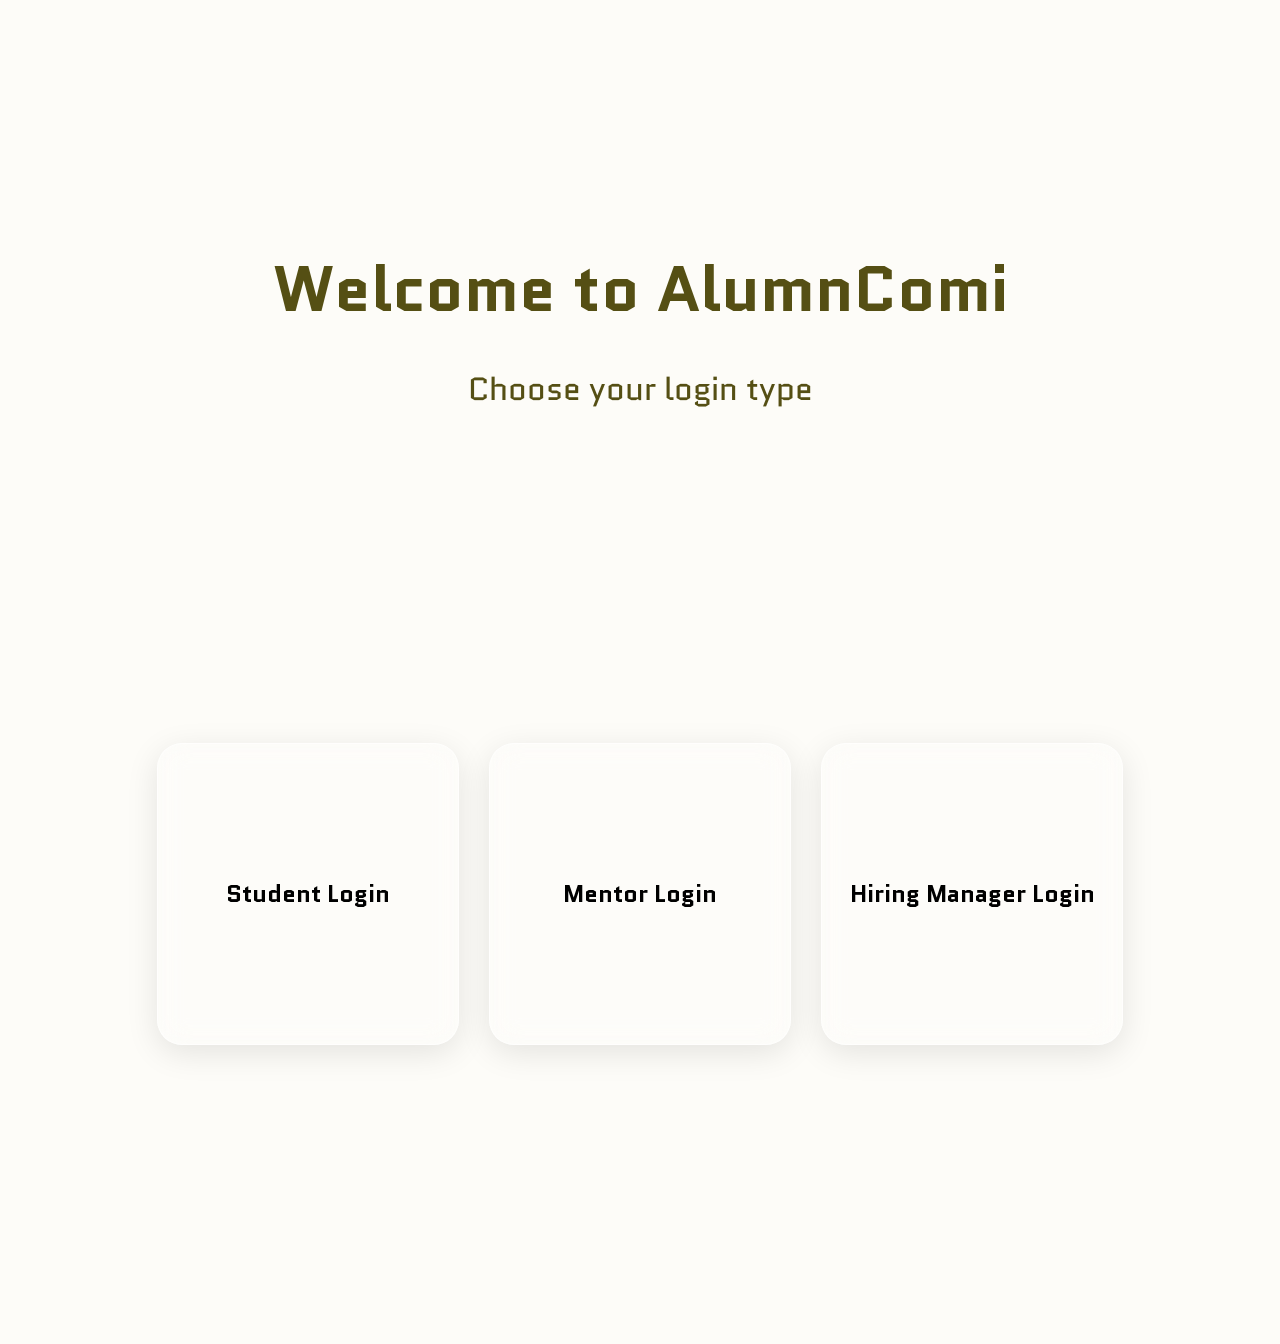
<file: frontend/html/index.html>
<!DOCTYPE html>
<html lang="en">
<head>
    <meta charset="UTF-8">
    <meta name="viewport" content="width=device-width, initial-scale=1.0">
    <title>AlumnComi</title>
    <link rel="stylesheet" href="/frontend/css/home.css"> <!--External CSS file-->
    <script src="/frontend/app.js" defer></script> <!--External JavaScript file-->
    <link rel="preconnect" href="https://fonts.googleapis.com">
    <link rel="preconnect" href="https://fonts.gstatic.com" crossorigin>
    <link href="https://fonts.googleapis.com/css2?family=Quantico:ital,wght@0,400;0,700;1,400;1,700&display=swap" rel="stylesheet">
</head>
<body>
    <flex-container class="header">
        <flex-item>
            <h1> Welcome to AlumnComi</h1>
        </flex-item>
        <flex-item>
            <p>Choose your login type</p>
        </flex-item>
    </flex-container>

    <flex-container class="login-options">
        <div class="login-container">
            <a href="/frontend/html/student_login.html" class="login-box">
                <h2>Student Login</h2>
            </a>
            <a href="/frontend/html/mentor_login.html" class="login-box">
                <h2>Mentor Login</h2>
            </a>
            <a href="/frontend/html/hiring_login.html" class="login-box">
                <h2>Hiring Manager Login</h2>
            </a>
        </div>
    </flex-container>
</body>
</html>
</file>
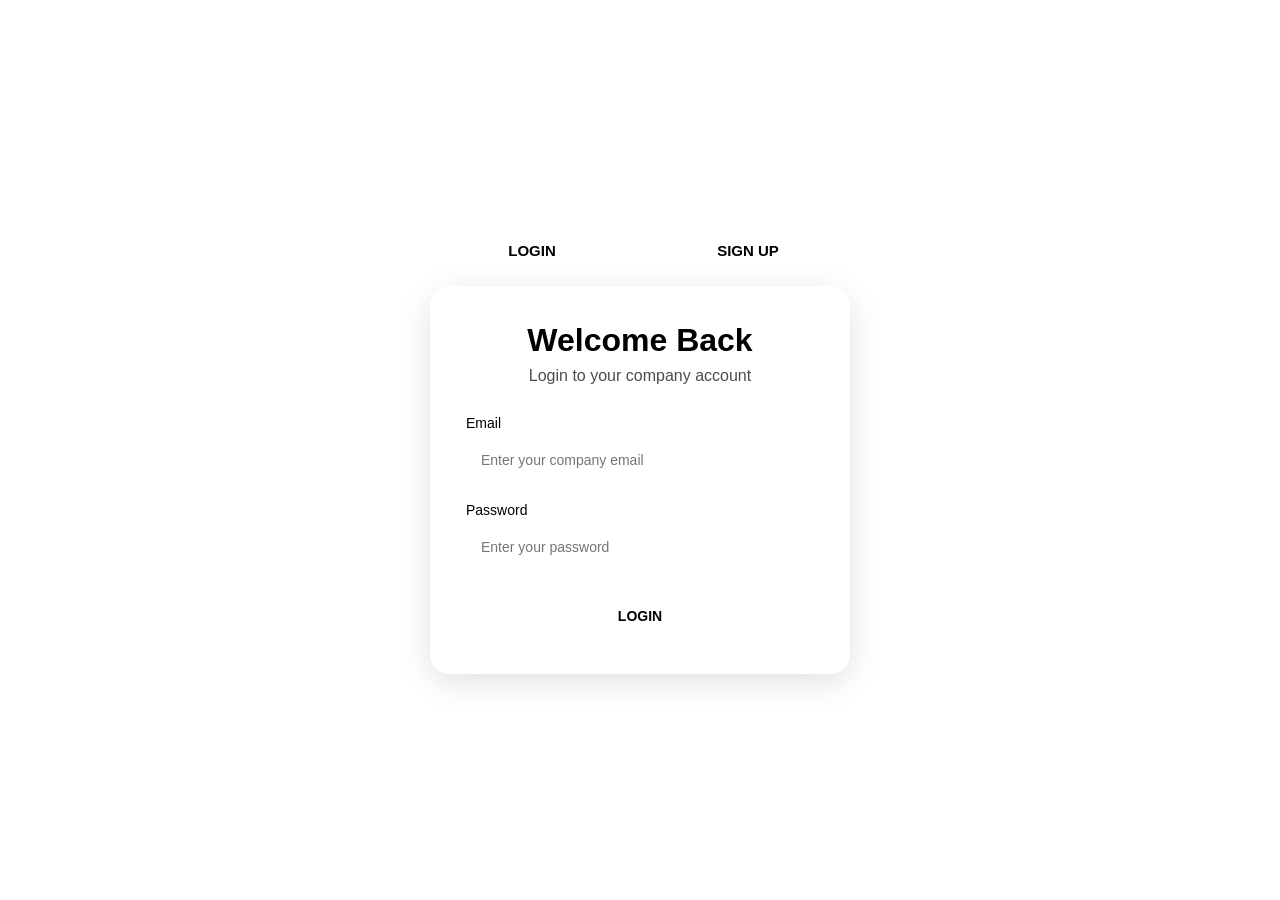
<file: frontend/html/hiring_login.html>
<!DOCTYPE html>
<html lang="en">
<head>
    <meta charset="UTF-8">
    <meta name="viewport" content="width=device-width, initial-scale=1.0">
    <title>Company Login</title>
    <link rel="stylesheet" href="/frontend/css/hlogin.css">
</head>
<body>
    <div class="auth-container">
        <div class="auth-buttons">
            <button type="button" id="loginTab" class="active">LOGIN</button>
            <button type="button" id="signupTab">SIGN UP</button>
        </div>

        <div class="auth-box">
            <form id="loginForm">
                <h1>Welcome Back</h1>
                <p>Login to your company account</p>

                <label for="loginEmail">Email</label>
                <input type="email" id="loginEmail" placeholder="Enter your company email" required>

                <label for="loginPassword">Password</label>
                <input type="password" id="loginPassword" placeholder="Enter your password" required>

                <button type="submit" class="submit-button">LOGIN</button>
            </form>

            <form id="signupForm" hidden>
                <h1>Create Account</h1>
                <p>Create your company account</p>

                <label for="signupName">Company Name</label>
                <input type="text" id="signupName" placeholder="Enter company name" required>

                <label for="signupEmail">Email</label>
                <input type="email" id="signupEmail" placeholder="Enter company email" required>

                <label for="signupPassword">Password</label>
                <input type="password" id="signupPassword" placeholder="Create a password" required>

                <label for="confirmPassword">Confirm Password</label>
                <input type="password" id="confirmPassword" placeholder="Confirm your password" required>

                <button type="submit" class="submit-button">SIGN UP</button>
            </form>
        </div>
    </div>

    <script src="/frontend/app.js"></script>
</body>
</html>
</file>
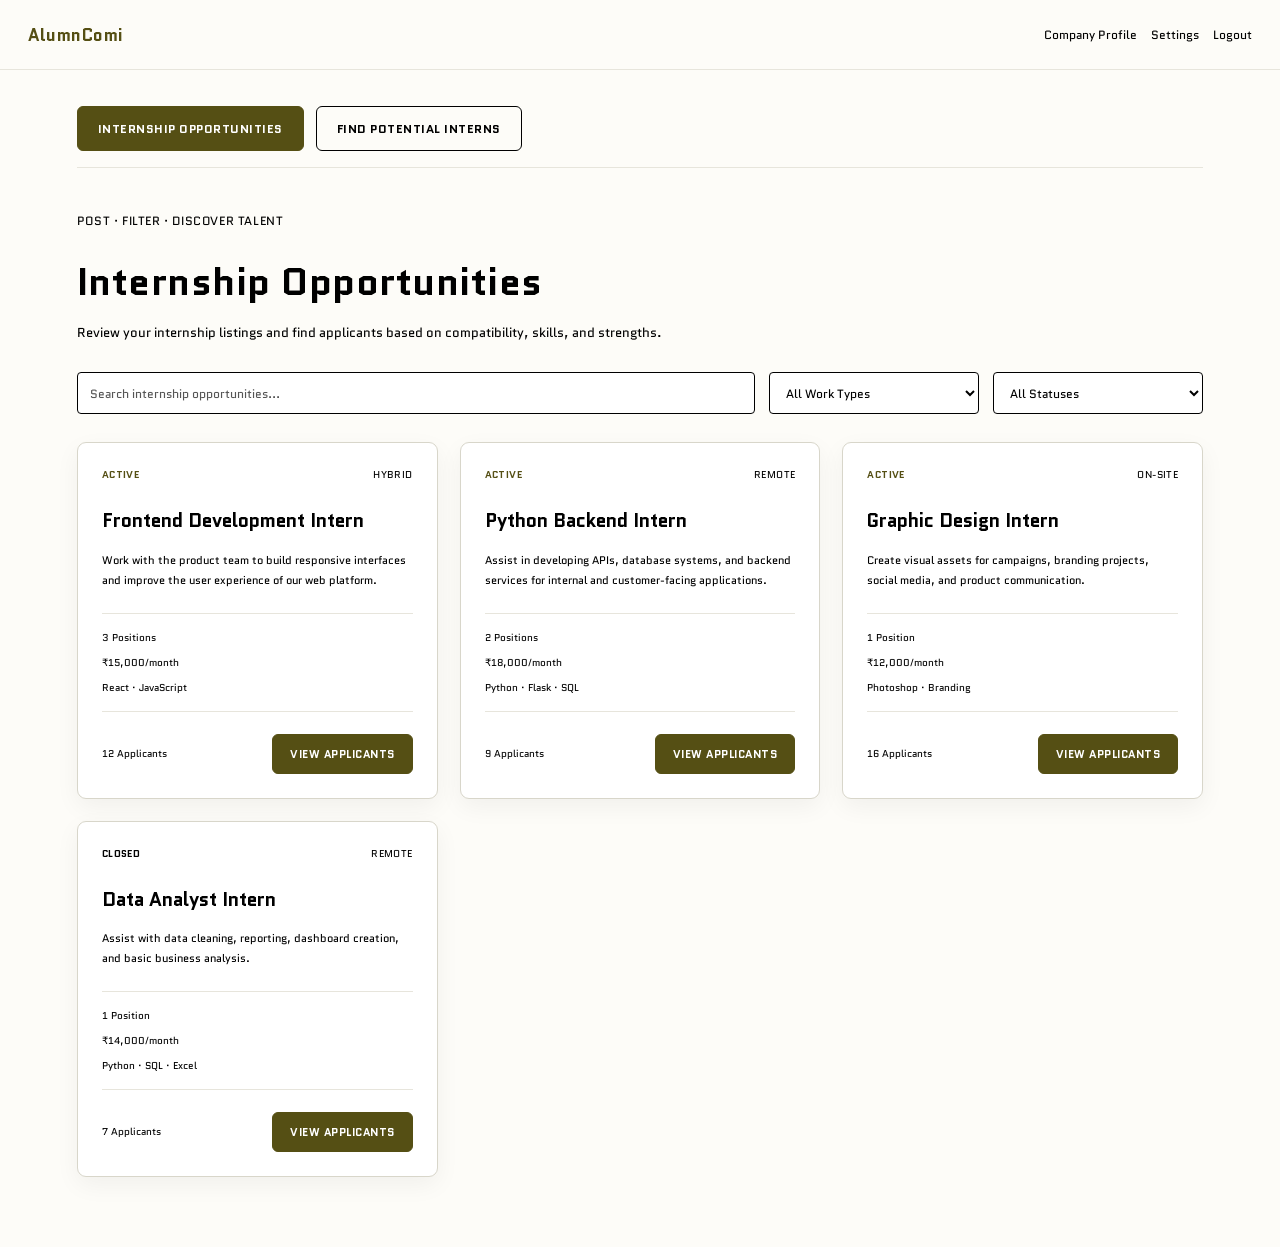
<file: frontend/html/hmain.html>
<!DOCTYPE html>
<html lang="en">
<head>
    <meta charset="UTF-8">
    <meta name="viewport" content="width=device-width, initial-scale=1.0">

    <title>AlumnComi | Hiring Manager Dashboard</title>

    <link rel="preconnect" href="https://fonts.googleapis.com">
    <link rel="preconnect" href="https://fonts.gstatic.com" crossorigin>

    <link
        href="https://fonts.googleapis.com/css2?family=Quantico:wght@400;700&display=swap"
        rel="stylesheet"
    >

    <link rel="stylesheet" href="/frontend/css/hhome.css">
</head>
<body>

    <!-- =========================
         Top Navigation
    ========================== -->

    <header class="top-bar">
        <h1 class="logo">AlumnComi</h1>

        <nav class="top-links">
            <a href="#">Company Profile</a>
            <a href="#">Settings</a>
            <a href="#">Logout</a>
        </nav>
    </header>


    <!-- =========================
         Main Dashboard
    ========================== -->

    <main class="dashboard-container">

        <!-- Dashboard Navigation -->

        <nav class="dashboard-navigation">

            <button
                class="dashboard-option active"
                data-section="internship-opportunities"
                type="button"
            >
                INTERNSHIP OPPORTUNITIES
            </button>

            <button
                class="dashboard-option"
                data-section="project-discovery"
                type="button"
            >
                FIND POTENTIAL INTERNS
            </button>

        </nav>


        <!-- =========================
             Internship Opportunities
        ========================== -->

        <section
            id="internship-opportunities"
            class="dashboard-section"
        >
            <p class="eyebrow">POST · FILTER · DISCOVER TALENT</p>

            <h2 class="section-heading">Internship Opportunities</h2>

            <p class="section-description">
                Review your internship listings and find applicants based on
                compatibility, skills, and strengths.
            </p>


            <div class="opportunity-toolbar">

                <input
                    type="search"
                    id="internshipSearch"
                    class="search-input"
                    placeholder="Search internship opportunities..."
                >

                <select
                    id="internshipType"
                    class="filter-select"
                >
                    <option value="all">All Work Types</option>
                    <option value="remote">Remote</option>
                    <option value="hybrid">Hybrid</option>
                    <option value="onsite">On-site</option>
                </select>

                <select
                    id="internshipStatus"
                    class="filter-select"
                >
                    <option value="all">All Statuses</option>
                    <option value="active">Active</option>
                    <option value="closed">Closed</option>
                </select>

            </div>


            <div class="opportunity-grid">

                <!-- Internship 1 -->

                <article
                    class="opportunity-card"
                    data-title="Frontend Development Intern"
                    data-type="hybrid"
                    data-status="active"
                    data-keywords="frontend html css javascript react web development"
                >
                    <div class="opportunity-top">
                        <span class="opportunity-status active-status">
                            ACTIVE
                        </span>

                        <span class="opportunity-type">
                            HYBRID
                        </span>
                    </div>

                    <h3>Frontend Development Intern</h3>

                    <p class="opportunity-description">
                        Work with the product team to build responsive interfaces
                        and improve the user experience of our web platform.
                    </p>

                    <div class="opportunity-details">
                        <span>3 Positions</span>
                        <span>₹15,000/month</span>
                        <span>React · JavaScript</span>
                    </div>

                    <div class="opportunity-footer">
                        <span class="applicant-count">
                            12 Applicants
                        </span>

                        <button
                            class="primary-button view-applicants-button"
                            type="button"
                            data-opportunity="frontend"
                        >
                            VIEW APPLICANTS
                        </button>
                    </div>
                </article>


                <!-- Internship 2 -->

                <article
                    class="opportunity-card"
                    data-title="Python Backend Intern"
                    data-type="remote"
                    data-status="active"
                    data-keywords="python backend flask django api sql database"
                >
                    <div class="opportunity-top">
                        <span class="opportunity-status active-status">
                            ACTIVE
                        </span>

                        <span class="opportunity-type">
                            REMOTE
                        </span>
                    </div>

                    <h3>Python Backend Intern</h3>

                    <p class="opportunity-description">
                        Assist in developing APIs, database systems, and backend
                        services for internal and customer-facing applications.
                    </p>

                    <div class="opportunity-details">
                        <span>2 Positions</span>
                        <span>₹18,000/month</span>
                        <span>Python · Flask · SQL</span>
                    </div>

                    <div class="opportunity-footer">
                        <span class="applicant-count">
                            9 Applicants
                        </span>

                        <button
                            class="primary-button view-applicants-button"
                            type="button"
                            data-opportunity="python"
                        >
                            VIEW APPLICANTS
                        </button>
                    </div>
                </article>


                <!-- Internship 3 -->

                <article
                    class="opportunity-card"
                    data-title="Graphic Design Intern"
                    data-type="onsite"
                    data-status="active"
                    data-keywords="graphic design branding photoshop illustrator creative"
                >
                    <div class="opportunity-top">
                        <span class="opportunity-status active-status">
                            ACTIVE
                        </span>

                        <span class="opportunity-type">
                            ON-SITE
                        </span>
                    </div>

                    <h3>Graphic Design Intern</h3>

                    <p class="opportunity-description">
                        Create visual assets for campaigns, branding projects,
                        social media, and product communication.
                    </p>

                    <div class="opportunity-details">
                        <span>1 Position</span>
                        <span>₹12,000/month</span>
                        <span>Photoshop · Branding</span>
                    </div>

                    <div class="opportunity-footer">
                        <span class="applicant-count">
                            16 Applicants
                        </span>

                        <button
                            class="primary-button view-applicants-button"
                            type="button"
                            data-opportunity="design"
                        >
                            VIEW APPLICANTS
                        </button>
                    </div>
                </article>


                <!-- Internship 4 -->

                <article
                    class="opportunity-card"
                    data-title="Data Analyst Intern"
                    data-type="remote"
                    data-status="closed"
                    data-keywords="data analyst python excel sql statistics analytics"
                >
                    <div class="opportunity-top">
                        <span class="opportunity-status closed-status">
                            CLOSED
                        </span>

                        <span class="opportunity-type">
                            REMOTE
                        </span>
                    </div>

                    <h3>Data Analyst Intern</h3>

                    <p class="opportunity-description">
                        Assist with data cleaning, reporting, dashboard creation,
                        and basic business analysis.
                    </p>

                    <div class="opportunity-details">
                        <span>1 Position</span>
                        <span>₹14,000/month</span>
                        <span>Python · SQL · Excel</span>
                    </div>

                    <div class="opportunity-footer">
                        <span class="applicant-count">
                            7 Applicants
                        </span>

                        <button
                            class="primary-button view-applicants-button"
                            type="button"
                            data-opportunity="data"
                        >
                            VIEW APPLICANTS
                        </button>
                    </div>
                </article>

            </div>
        </section>


        <!-- =========================
             Project Discovery
        ========================== -->

        <section
            id="project-discovery"
            class="dashboard-section"
            hidden
        >
            <p class="eyebrow">EXPLORE · EVALUATE · RECRUIT</p>

            <h2 class="section-heading">Find Potential Interns</h2>

            <p class="section-description">
                Discover student projects and identify candidates based on
                demonstrated skills rather than just resumes.
            </p>


            <div class="project-toolbar">

                <input
                    type="search"
                    id="projectSearch"
                    class="search-input"
                    placeholder="Search projects, students, or technologies..."
                >

                <select
                    id="projectCategory"
                    class="filter-select"
                >
                    <option value="all">All Categories</option>
                    <option value="web">Web Development</option>
                    <option value="backend">Backend</option>
                    <option value="ai">AI and Data</option>
                    <option value="design">Design</option>
                    <option value="mobile">Mobile</option>
                </select>

                <select
                    id="projectSkill"
                    class="filter-select"
                >
                    <option value="all">All Skills</option>
                    <option value="python">Python</option>
                    <option value="javascript">JavaScript</option>
                    <option value="react">React</option>
                    <option value="sql">SQL</option>
                    <option value="design">Design</option>
                </select>

            </div>


            <div class="project-grid">

                <!-- Project 1 -->

                <article
                    class="project-card"
                    data-title="Campus Connect"
                    data-student="Aarav Sharma"
                    data-category="web"
                    data-skills="javascript react html css"
                    data-keywords="student community platform web frontend react javascript"
                >
                    <div class="project-card-top">
                        <span class="project-category">WEB DEVELOPMENT</span>
                        <span class="project-year">2026</span>
                    </div>

                    <h3>Campus Connect</h3>

                    <p class="project-student">
                        By Aarav Sharma
                    </p>

                    <p class="project-description">
                        A student networking platform with community discussions,
                        profiles, and event discovery.
                    </p>

                    <div class="skill-tags">
                        <span>React</span>
                        <span>JavaScript</span>
                        <span>CSS</span>
                    </div>

                    <div class="project-card-footer">
                        <span class="project-score">
                            Project Score: <strong>91%</strong>
                        </span>

                        <button
                            class="secondary-button view-project-button"
                            type="button"
                            data-project="campus-connect"
                        >
                            VIEW PROJECT
                        </button>
                    </div>
                </article>


                <!-- Project 2 -->

                <article
                    class="project-card"
                    data-title="MedLedger"
                    data-student="Neha Verma"
                    data-category="backend"
                    data-skills="python sql backend"
                    data-keywords="medical ledger privacy blockchain python backend database"
                >
                    <div class="project-card-top">
                        <span class="project-category">BACKEND</span>
                        <span class="project-year">2026</span>
                    </div>

                    <h3>MedLedger</h3>

                    <p class="project-student">
                        By Neha Verma
                    </p>

                    <p class="project-description">
                        A privacy-focused medical record access system with
                        consent-based data sharing and audit records.
                    </p>

                    <div class="skill-tags">
                        <span>Python</span>
                        <span>SQL</span>
                        <span>Backend</span>
                    </div>

                    <div class="project-card-footer">
                        <span class="project-score">
                            Project Score: <strong>94%</strong>
                        </span>

                        <button
                            class="secondary-button view-project-button"
                            type="button"
                            data-project="medledger"
                        >
                            VIEW PROJECT
                        </button>
                    </div>
                </article>


                <!-- Project 3 -->

                <article
                    class="project-card"
                    data-title="StudyLens"
                    data-student="Kabir Nair"
                    data-category="ai"
                    data-skills="python sql"
                    data-keywords="ai data python study analytics machine learning sql"
                >
                    <div class="project-card-top">
                        <span class="project-category">AI AND DATA</span>
                        <span class="project-year">2026</span>
                    </div>

                    <h3>StudyLens</h3>

                    <p class="project-student">
                        By Kabir Nair
                    </p>

                    <p class="project-description">
                        A learning analytics tool that tracks study patterns
                        and generates personalized performance reports.
                    </p>

                    <div class="skill-tags">
                        <span>Python</span>
                        <span>SQL</span>
                        <span>Analytics</span>
                    </div>

                    <div class="project-card-footer">
                        <span class="project-score">
                            Project Score: <strong>87%</strong>
                        </span>

                        <button
                            class="secondary-button view-project-button"
                            type="button"
                            data-project="studylens"
                        >
                            VIEW PROJECT
                        </button>
                    </div>
                </article>


                <!-- Project 4 -->

                <article
                    class="project-card"
                    data-title="BrandBoard"
                    data-student="Maya Iyer"
                    data-category="design"
                    data-skills="design"
                    data-keywords="branding graphic design portfolio visual identity photoshop"
                >
                    <div class="project-card-top">
                        <span class="project-category">DESIGN</span>
                        <span class="project-year">2026</span>
                    </div>

                    <h3>BrandBoard</h3>

                    <p class="project-student">
                        By Maya Iyer
                    </p>

                    <p class="project-description">
                        A branding case-study collection featuring identity
                        systems, packaging, and campaign design.
                    </p>

                    <div class="skill-tags">
                        <span>Branding</span>
                        <span>Design</span>
                        <span>Packaging</span>
                    </div>

                    <div class="project-card-footer">
                        <span class="project-score">
                            Project Score: <strong>90%</strong>
                        </span>

                        <button
                            class="secondary-button view-project-button"
                            type="button"
                            data-project="brandboard"
                        >
                            VIEW PROJECT
                        </button>
                    </div>
                </article>


                <!-- Project 5 -->

                <article
                    class="project-card"
                    data-title="Pocket Planner"
                    data-student="Dev Malhotra"
                    data-category="mobile"
                    data-skills="javascript react"
                    data-keywords="mobile app react javascript planner productivity"
                >
                    <div class="project-card-top">
                        <span class="project-category">MOBILE</span>
                        <span class="project-year">2026</span>
                    </div>

                    <h3>Pocket Planner</h3>

                    <p class="project-student">
                        By Dev Malhotra
                    </p>

                    <p class="project-description">
                        A productivity application for managing tasks, reminders,
                        and personal academic schedules.
                    </p>

                    <div class="skill-tags">
                        <span>React</span>
                        <span>JavaScript</span>
                        <span>Mobile</span>
                    </div>

                    <div class="project-card-footer">
                        <span class="project-score">
                            Project Score: <strong>84%</strong>
                        </span>

                        <button
                            class="secondary-button view-project-button"
                            type="button"
                            data-project="pocket-planner"
                        >
                            VIEW PROJECT
                        </button>
                    </div>
                </article>


                <!-- Project 6 -->

                <article
                    class="project-card"
                    data-title="Inventory Lite"
                    data-student="Ishita Rao"
                    data-category="backend"
                    data-skills="python sql"
                    data-keywords="inventory management python sql database backend stock"
                >
                    <div class="project-card-top">
                        <span class="project-category">BACKEND</span>
                        <span class="project-year">2026</span>
                    </div>

                    <h3>Inventory Lite</h3>

                    <p class="project-student">
                        By Ishita Rao
                    </p>

                    <p class="project-description">
                        A lightweight inventory management system for tracking
                        stock, sales, and product records.
                    </p>

                    <div class="skill-tags">
                        <span>Python</span>
                        <span>SQL</span>
                        <span>Database</span>
                    </div>

                    <div class="project-card-footer">
                        <span class="project-score">
                            Project Score: <strong>88%</strong>
                        </span>

                        <button
                            class="secondary-button view-project-button"
                            type="button"
                            data-project="inventory-lite"
                        >
                            VIEW PROJECT
                        </button>
                    </div>
                </article>

            </div>
        </section>

    </main>


    <!-- =========================
         Applicants Modal
    ========================== -->

    <div
        id="applicantsModal"
        class="detail-modal"
        hidden
    >
        <div class="modal-content applicants-modal-content">

            <button
                id="closeApplicantsModal"
                class="modal-close"
                type="button"
                aria-label="Close applicants modal"
            >
                &times;
            </button>

            <p class="modal-category">INTERNSHIP APPLICANTS</p>

            <h2 id="modalOpportunityTitle">
                Applicants
            </h2>

            <p class="modal-description">
                Applicants are ranked using a compatibility estimate based on
                the opportunity requirements and submitted student information.
            </p>

            <div
                id="applicantsList"
                class="applicants-list"
            ></div>

        </div>
    </div>


    <!-- =========================
         Project Modal
    ========================== -->

    <div
        id="projectModal"
        class="detail-modal"
        hidden
    >
        <div class="modal-content">

            <button
                id="closeProjectModal"
                class="modal-close"
                type="button"
                aria-label="Close project modal"
            >
                &times;
            </button>

            <p
                id="modalProjectCategory"
                class="modal-category"
            ></p>

            <h2 id="modalProjectTitle"></h2>

            <p
                id="modalProjectStudent"
                class="modal-project-student"
            ></p>

            <p
                id="modalProjectDescription"
                class="modal-description"
            ></p>

            <h3>Demonstrated Skills</h3>

            <div
                id="modalProjectSkills"
                class="skill-tags modal-skills"
            ></div>

            <h3>Project Evaluation</h3>

            <p id="modalProjectEvaluation"></p>

            <div class="modal-footer">
                <button
                    id="contactStudentButton"
                    class="connect-button"
                    type="button"
                >
                    CONTACT STUDENT
                </button>
            </div>

        </div>
    </div>


    <script src="/frontend/app.js"></script>
</body>
</html>
</file>
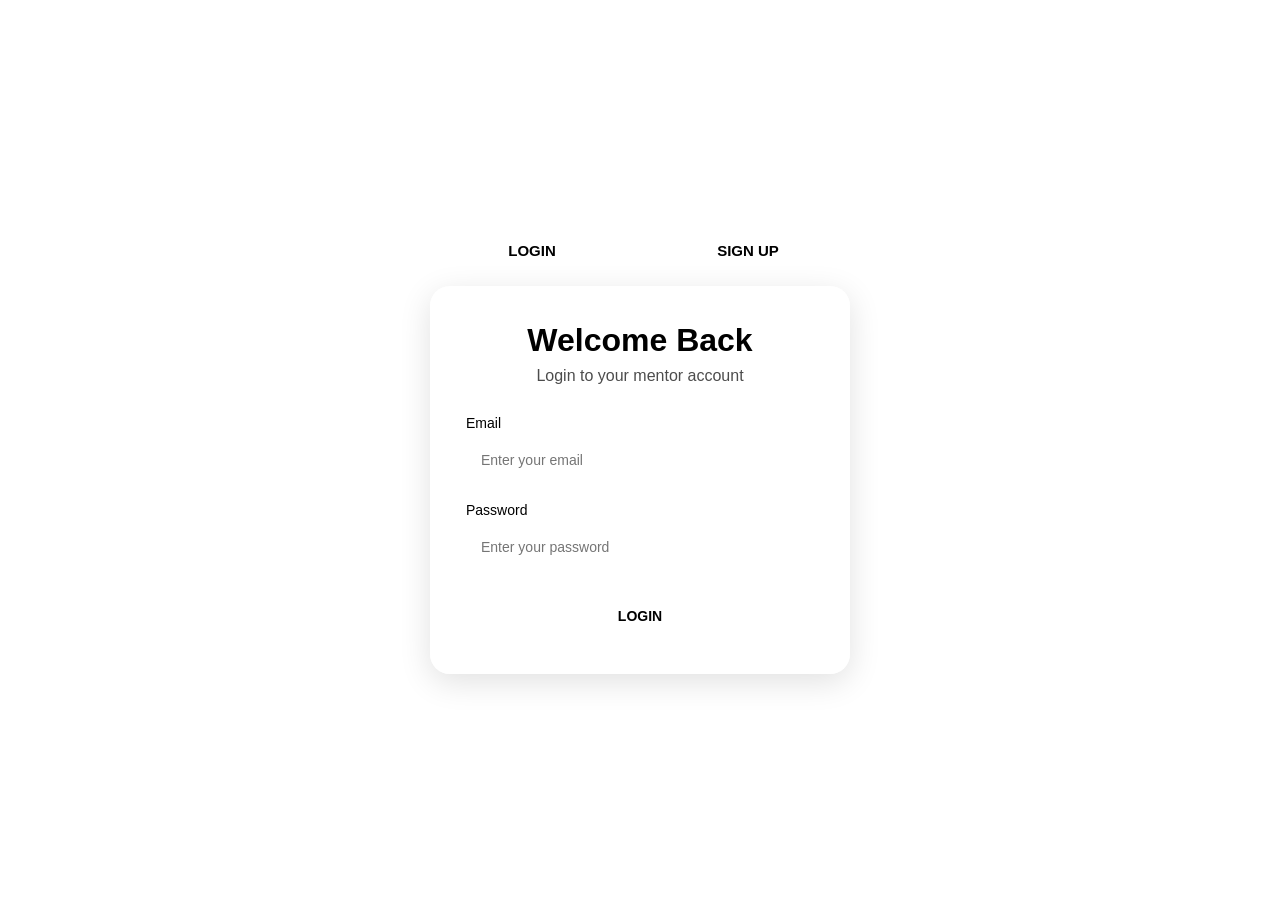
<file: frontend/html/mentor_login.html>
<!DOCTYPE html>
<html lang="en">
<head>
    <meta charset="UTF-8">
    <meta name="viewport" content="width=device-width, initial-scale=1.0">
    <title>Mentor Login</title>
    <link rel="stylesheet" href="/frontend/css/mlogin.css">
</head>
<body>
    <div class="auth-container">
        <div class="auth-buttons">
            <button type="button" id="loginTab" class="active">LOGIN</button>
            <button type="button" id="signupTab">SIGN UP</button>
        </div>

        <div class="auth-box">
            <form id="loginForm">
                <h1>Welcome Back</h1>
                <p>Login to your mentor account</p>

                <label for="loginEmail">Email</label>
                <input type="email" id="loginEmail" placeholder="Enter your email" required>

                <label for="loginPassword">Password</label>
                <input type="password" id="loginPassword" placeholder="Enter your password" required>

                <button type="submit" class="submit-button">LOGIN</button>
            </form>

            <form id="signupForm" hidden>
                <h1>Create Account</h1>
                <p>Create your mentor account</p>

                <label for="signupName">Full Name</label>
                <input type="text" id="signupName" placeholder="Enter your full name" required>

                <label for="signupEmail">Email</label>
                <input type="email" id="signupEmail" placeholder="Enter your email" required>

                <label for="signupPassword">Password</label>
                <input type="password" id="signupPassword" placeholder="Create a password" required>

                <label for="confirmPassword">Confirm Password</label>
                <input type="password" id="confirmPassword" placeholder="Confirm your password" required>

                <button type="submit" class="submit-button">SIGN UP</button>
            </form>
        </div>
    </div>

    <script src="/frontend/app.js"></script>
</body>
</html>
</file>
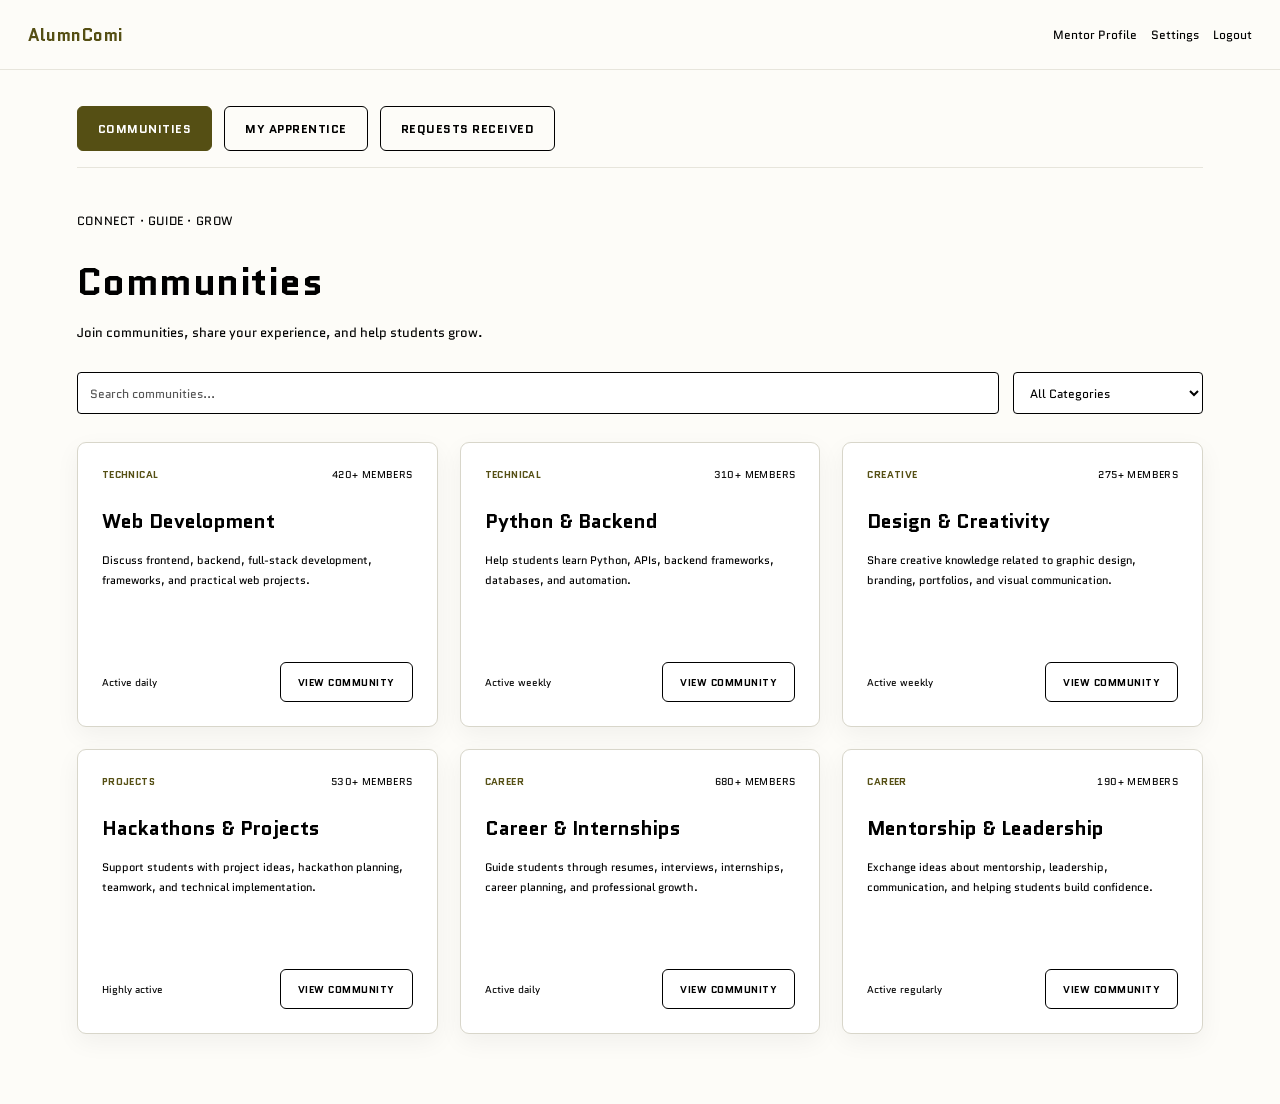
<file: frontend/html/mmain.html>
<!DOCTYPE html>
<html lang="en">
<head>
    <meta charset="UTF-8">
    <meta name="viewport" content="width=device-width, initial-scale=1.0">

    <title>AlumnComi | Mentor Dashboard</title>

    <link rel="preconnect" href="https://fonts.googleapis.com">
    <link rel="preconnect" href="https://fonts.gstatic.com" crossorigin>
    <link
        href="https://fonts.googleapis.com/css2?family=Quantico:wght@400;700&display=swap"
        rel="stylesheet"
    >

    <link rel="stylesheet" href="/frontend/css/mhome.css">
</head>
<body>

    <!-- =========================
         Top Navigation
    ========================== -->

    <header class="top-bar">
        <h1 class="logo">AlumnComi</h1>

        <nav class="top-links">
            <a href="#">Mentor Profile</a>
            <a href="#">Settings</a>
            <a href="#">Logout</a>
        </nav>
    </header>


    <!-- =========================
         Main Dashboard
    ========================== -->

    <main class="dashboard-container">

        <!-- Dashboard Tabs -->

        <nav class="dashboard-navigation">

            <button
                class="dashboard-option active"
                data-section="communities"
                type="button"
            >
                COMMUNITIES
            </button>

            <button
                class="dashboard-option"
                data-section="my-apprentice"
                type="button"
            >
                MY APPRENTICE
            </button>

            <button
                class="dashboard-option"
                data-section="requests"
                type="button"
            >
                REQUESTS RECEIVED
            </button>

        </nav>


        <!-- =========================
             Communities Section
        ========================== -->

        <section
            id="communities"
            class="dashboard-section"
        >
            <p class="eyebrow">CONNECT · GUIDE · GROW</p>

            <h2 class="section-heading">Communities</h2>

            <p class="section-description">
                Join communities, share your experience, and help students grow.
            </p>


            <div class="community-toolbar">

                <input
                    type="search"
                    id="communitySearch"
                    class="search-input"
                    placeholder="Search communities..."
                >

                <select
                    id="communityCategory"
                    class="filter-select"
                >
                    <option value="all">All Categories</option>
                    <option value="technical">Technical</option>
                    <option value="creative">Creative</option>
                    <option value="career">Career</option>
                    <option value="project">Projects</option>
                </select>

            </div>


            <div class="community-grid">

                <!-- Community 1 -->

                <article
                    class="community-card"
                    data-name="Web Development"
                    data-category="technical"
                    data-keywords="html css javascript react frontend backend web"
                >
                    <div class="community-card-top">
                        <span class="community-label">TECHNICAL</span>
                        <span class="community-members">420+ MEMBERS</span>
                    </div>

                    <h3>Web Development</h3>

                    <p>
                        Discuss frontend, backend, full-stack development,
                        frameworks, and practical web projects.
                    </p>

                    <div class="community-card-bottom">
                        <span>Active daily</span>

                        <button
                            class="secondary-button community-view-button"
                            type="button"
                            data-community="web-development"
                        >
                            VIEW COMMUNITY
                        </button>
                    </div>
                </article>


                <!-- Community 2 -->

                <article
                    class="community-card"
                    data-name="Python and Backend"
                    data-category="technical"
                    data-keywords="python flask django api sql backend database"
                >
                    <div class="community-card-top">
                        <span class="community-label">TECHNICAL</span>
                        <span class="community-members">310+ MEMBERS</span>
                    </div>

                    <h3>Python & Backend</h3>

                    <p>
                        Help students learn Python, APIs, backend frameworks,
                        databases, and automation.
                    </p>

                    <div class="community-card-bottom">
                        <span>Active weekly</span>

                        <button
                            class="secondary-button community-view-button"
                            type="button"
                            data-community="python-backend"
                        >
                            VIEW COMMUNITY
                        </button>
                    </div>
                </article>


                <!-- Community 3 -->

                <article
                    class="community-card"
                    data-name="Design and Creativity"
                    data-category="creative"
                    data-keywords="design graphic branding portfolio creativity ui"
                >
                    <div class="community-card-top">
                        <span class="community-label">CREATIVE</span>
                        <span class="community-members">275+ MEMBERS</span>
                    </div>

                    <h3>Design & Creativity</h3>

                    <p>
                        Share creative knowledge related to graphic design,
                        branding, portfolios, and visual communication.
                    </p>

                    <div class="community-card-bottom">
                        <span>Active weekly</span>

                        <button
                            class="secondary-button community-view-button"
                            type="button"
                            data-community="design-creativity"
                        >
                            VIEW COMMUNITY
                        </button>
                    </div>
                </article>


                <!-- Community 4 -->

                <article
                    class="community-card"
                    data-name="Hackathons and Projects"
                    data-category="project"
                    data-keywords="hackathon projects teamwork coding competition"
                >
                    <div class="community-card-top">
                        <span class="community-label">PROJECTS</span>
                        <span class="community-members">530+ MEMBERS</span>
                    </div>

                    <h3>Hackathons & Projects</h3>

                    <p>
                        Support students with project ideas, hackathon planning,
                        teamwork, and technical implementation.
                    </p>

                    <div class="community-card-bottom">
                        <span>Highly active</span>

                        <button
                            class="secondary-button community-view-button"
                            type="button"
                            data-community="hackathons"
                        >
                            VIEW COMMUNITY
                        </button>
                    </div>
                </article>


                <!-- Community 5 -->

                <article
                    class="community-card"
                    data-name="Career and Internships"
                    data-category="career"
                    data-keywords="career internship resume interview jobs placement"
                >
                    <div class="community-card-top">
                        <span class="community-label">CAREER</span>
                        <span class="community-members">680+ MEMBERS</span>
                    </div>

                    <h3>Career & Internships</h3>

                    <p>
                        Guide students through resumes, interviews, internships,
                        career planning, and professional growth.
                    </p>

                    <div class="community-card-bottom">
                        <span>Active daily</span>

                        <button
                            class="secondary-button community-view-button"
                            type="button"
                            data-community="career-internships"
                        >
                            VIEW COMMUNITY
                        </button>
                    </div>
                </article>


                <!-- Community 6 -->

                <article
                    class="community-card"
                    data-name="Mentorship and Leadership"
                    data-category="career"
                    data-keywords="mentorship leadership guidance professional growth"
                >
                    <div class="community-card-top">
                        <span class="community-label">CAREER</span>
                        <span class="community-members">190+ MEMBERS</span>
                    </div>

                    <h3>Mentorship & Leadership</h3>

                    <p>
                        Exchange ideas about mentorship, leadership, communication,
                        and helping students build confidence.
                    </p>

                    <div class="community-card-bottom">
                        <span>Active regularly</span>

                        <button
                            class="secondary-button community-view-button"
                            type="button"
                            data-community="mentorship-leadership"
                        >
                            VIEW COMMUNITY
                        </button>
                    </div>
                </article>

            </div>
        </section>


        <!-- =========================
             My Apprentice Section
        ========================== -->

        <section
            id="my-apprentice"
            class="dashboard-section"
            hidden
        >
            <p class="eyebrow">GUIDE · SUPPORT · DEVELOP</p>

            <h2 class="section-heading">My Apprentice</h2>

            <p class="section-description">
                View and manage the student currently assigned to you.
            </p>


            <div class="apprentice-layout">

                <div class="apprentice-profile-card">

                    <div class="apprentice-profile-header">
                        <div class="large-avatar">AS</div>

                        <div>
                            <p class="profile-label">CURRENT APPRENTICE</p>
                            <h3>Arjun Singh</h3>
                            <p class="profile-subtitle">
                                Computer Science Student
                            </p>
                        </div>
                    </div>


                    <div class="profile-information">

                        <div class="information-item">
                            <span class="information-label">COLLEGE</span>
                            <span class="information-value">
                                National Institute of Technology
                            </span>
                        </div>

                        <div class="information-item">
                            <span class="information-label">INTERESTS</span>
                            <span class="information-value">
                                Python · Web Development · APIs
                            </span>
                        </div>

                        <div class="information-item">
                            <span class="information-label">CURRENT GOAL</span>
                            <span class="information-value">
                                Build a full-stack project and prepare for internships
                            </span>
                        </div>

                        <div class="information-item">
                            <span class="information-label">MENTORSHIP STATUS</span>
                            <span class="status-badge">
                                ACTIVE
                            </span>
                        </div>

                    </div>


                    <div class="apprentice-actions">
                        <button
                            id="messageApprenticeButton"
                            class="primary-button"
                            type="button"
                        >
                            MESSAGE APPRENTICE
                        </button>

                        <button
                            id="viewProgressButton"
                            class="secondary-button"
                            type="button"
                        >
                            VIEW PROGRESS
                        </button>
                    </div>

                </div>


                <div class="apprentice-summary-card">

                    <h3>Mentorship Summary</h3>

                    <div class="summary-stat">
                        <span>Sessions Completed</span>
                        <strong>6</strong>
                    </div>

                    <div class="summary-stat">
                        <span>Projects Discussed</span>
                        <strong>3</strong>
                    </div>

                    <div class="summary-stat">
                        <span>Next Session</span>
                        <strong>Saturday</strong>
                    </div>

                    <div class="summary-note">
                        Keep your apprentice’s goals updated and provide
                        feedback after every session.
                    </div>

                </div>

            </div>
        </section>


        <!-- =========================
             Requests Received Section
        ========================== -->

        <section
            id="requests"
            class="dashboard-section"
            hidden
        >
            <p class="eyebrow">REVIEW · ACCEPT · MENTOR</p>

            <h2 class="section-heading">Requests Received</h2>

            <p class="section-description">
                Review students who have requested your mentorship.
            </p>


            <div class="requests-list">

                <!-- Request 1 -->

                <article
                    class="request-card"
                    data-request-id="request-1"
                >
                    <div class="request-avatar">RK</div>

                    <div class="request-content">
                        <div class="request-heading">
                            <div>
                                <h3>Riya Kapoor</h3>
                                <p>Computer Science Student</p>
                            </div>

                            <span class="request-time">
                                2 hours ago
                            </span>
                        </div>

                        <p class="request-message">
                            I am looking for guidance in Python, backend development,
                            and building my first practical project.
                        </p>

                        <div class="request-tags">
                            <span>Python</span>
                            <span>Backend</span>
                            <span>Projects</span>
                        </div>

                        <div class="request-actions">
                            <button
                                class="primary-button accept-request-button"
                                type="button"
                            >
                                ACCEPT
                            </button>

                            <button
                                class="secondary-button decline-request-button"
                                type="button"
                            >
                                DECLINE
                            </button>
                        </div>
                    </div>
                </article>


                <!-- Request 2 -->

                <article
                    class="request-card"
                    data-request-id="request-2"
                >
                    <div class="request-avatar">VM</div>

                    <div class="request-content">
                        <div class="request-heading">
                            <div>
                                <h3>Vikram Mehta</h3>
                                <p>Information Technology Student</p>
                            </div>

                            <span class="request-time">
                                Yesterday
                            </span>
                        </div>

                        <p class="request-message">
                            I would like help improving my resume, preparing for
                            interviews, and understanding frontend development.
                        </p>

                        <div class="request-tags">
                            <span>Frontend</span>
                            <span>Career</span>
                            <span>Resume</span>
                        </div>

                        <div class="request-actions">
                            <button
                                class="primary-button accept-request-button"
                                type="button"
                            >
                                ACCEPT
                            </button>

                            <button
                                class="secondary-button decline-request-button"
                                type="button"
                            >
                                DECLINE
                            </button>
                        </div>
                    </div>
                </article>


                <!-- Request 3 -->

                <article
                    class="request-card"
                    data-request-id="request-3"
                >
                    <div class="request-avatar">NP</div>

                    <div class="request-content">
                        <div class="request-heading">
                            <div>
                                <h3>Nisha Patel</h3>
                                <p>Design Student</p>
                            </div>

                            <span class="request-time">
                                3 days ago
                            </span>
                        </div>

                        <p class="request-message">
                            I am building a design portfolio and would appreciate
                            guidance on branding, presentation, and creative direction.
                        </p>

                        <div class="request-tags">
                            <span>Design</span>
                            <span>Branding</span>
                            <span>Portfolio</span>
                        </div>

                        <div class="request-actions">
                            <button
                                class="primary-button accept-request-button"
                                type="button"
                            >
                                ACCEPT
                            </button>

                            <button
                                class="secondary-button decline-request-button"
                                type="button"
                            >
                                DECLINE
                            </button>
                        </div>
                    </div>
                </article>

            </div>
        </section>

    </main>


    <!-- =========================
         Community Modal
    ========================== -->

    <div
        id="communityModal"
        class="detail-modal"
        hidden
    >
        <div class="modal-content">

            <button
                id="closeCommunityModal"
                class="modal-close"
                type="button"
                aria-label="Close community modal"
            >
                &times;
            </button>

            <p
                id="modalCommunityCategory"
                class="modal-category"
            ></p>

            <h2 id="modalCommunityTitle"></h2>

            <p id="modalCommunityDescription"></p>

            <h3>Members</h3>
            <p id="modalCommunityMembers"></p>

            <h3>Activity</h3>
            <p id="modalCommunityActivity"></p>

            <h3>Topics</h3>

            <ul
                id="modalCommunityTopics"
                class="modal-list"
            ></ul>

            <div class="modal-footer">
                <button
                    id="connectCommunityButton"
                    class="connect-button"
                    type="button"
                >
                    JOIN COMMUNITY
                </button>
            </div>

        </div>
    </div>


    <script src="/frontend/app.js"></script>
</body>
</html>
</file>
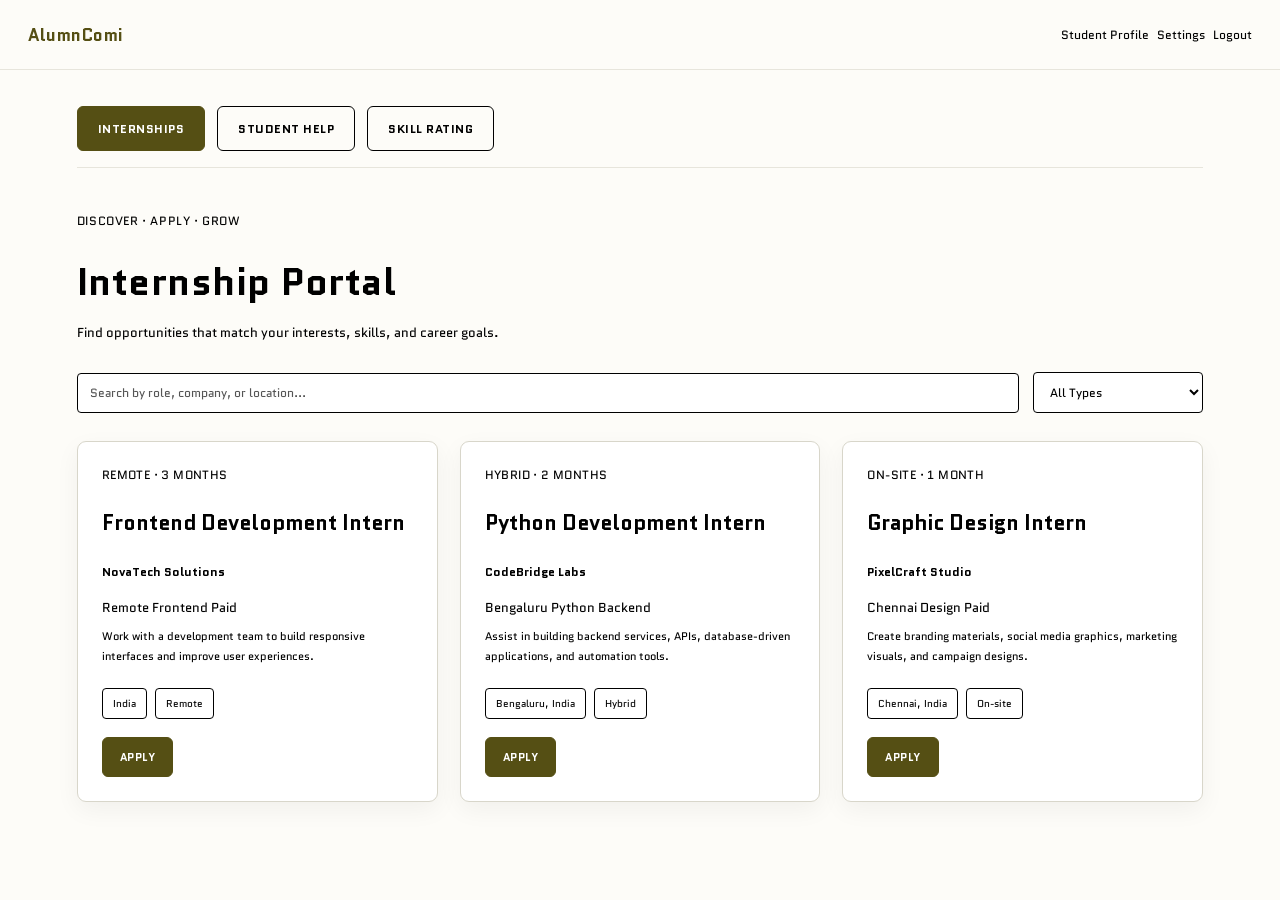
<file: frontend/html/smain.html>
<!DOCTYPE html>
<html lang="en">
<head>
    <meta charset="UTF-8">
    <meta name="viewport" content="width=device-width, initial-scale=1.0">

    <title>AlumnComi | Student Dashboard</title>

    <link rel="preconnect" href="https://fonts.googleapis.com">
    <link rel="preconnect" href="https://fonts.gstatic.com" crossorigin>
    <link
        href="https://fonts.googleapis.com/css2?family=Quantico:wght@400;700&display=swap"
        rel="stylesheet"
    >
    <script src="/frontend/app.js"></script>
    <link rel="stylesheet" href="/frontend/css/shome.css">
</head>
<body>

    <!-- =========================
         Top Navigation
    ========================== -->

    <header class="top-bar">
        <h1 class="logo">AlumnComi</h1>

        <nav class="top-links">
            <a href="#">Student Profile</a>
            <a href="#">Settings</a>
            <a href="#">Logout</a>
        </nav>
    </header>


    <!-- =========================
         Main Dashboard
    ========================== -->

    <main class="dashboard-container">

        <!-- Dashboard Tabs -->

        <nav class="dashboard-navigation">
            <button
                class="dashboard-option active"
                data-section="internships"
                type="button"
            >
                INTERNSHIPS
            </button>

            <button
                class="dashboard-option"
                data-section="student-help"
                type="button"
            >
                STUDENT HELP
            </button>

            <button
                class="dashboard-option"
                data-section="skill-rating"
                type="button"
            >
                SKILL RATING
            </button>
        </nav>


        <!-- =========================
             Internship Portal Tab
        ========================== -->

        <section
            id="internships"
            class="dashboard-section"
        >
            <p class="eyebrow">DISCOVER · APPLY · GROW</p>

            <h2 class="section-heading">Internship Portal</h2>

            <p class="section-description">
                Find opportunities that match your interests, skills, and career goals.
            </p>

            <div class="internship-toolbar">
                <input
                    type="search"
                    id="internshipSearch"
                    class="search-input"
                    placeholder="Search by role, company, or location..."
                >

                <select id="internshipType" class="filter-select">
                    <option value="all">All Types</option>
                    <option value="remote">Remote</option>
                    <option value="hybrid">Hybrid</option>
                    <option value="onsite">On-site</option>
                </select>
            </div>


            <div class="internship-grid">

                <!-- Internship 1 -->

                <article
                    class="internship-card"
                    data-type="remote"
                >
                    <p class="internship-type">REMOTE · 3 MONTHS</p>

                    <h3>Frontend Development Intern</h3>

                    <p class="internship-company">
                        NovaTech Solutions
                    </p>

                    <p class="internship-location">
                        Remote Frontend Paid
                    </p>

                    <p class="internship-description">
                        Work with a development team to build responsive interfaces
                        and improve user experiences.
                    </p>

                    <div class="internship-meta">
                        <span>India</span>
                        <span>Remote</span>
                    </div>

                    <button
                        class="primary-button apply-button"
                        type="button"
                    >
                        APPLY
                    </button>
                </article>


                <!-- Internship 2 -->

                <article
                    class="internship-card"
                    data-type="hybrid"
                >
                    <p class="internship-type">HYBRID · 2 MONTHS</p>

                    <h3>Python Development Intern</h3>

                    <p class="internship-company">
                        CodeBridge Labs
                    </p>

                    <p class="internship-location">
                        Bengaluru Python Backend
                    </p>

                    <p class="internship-description">
                        Assist in building backend services, APIs, database-driven
                        applications, and automation tools.
                    </p>

                    <div class="internship-meta">
                        <span>Bengaluru, India</span>
                        <span>Hybrid</span>
                    </div>

                    <button
                        class="primary-button apply-button"
                        type="button"
                    >
                        APPLY
                    </button>
                </article>


                <!-- Internship 3 -->

                <article
                    class="internship-card"
                    data-type="onsite"
                >
                    <p class="internship-type">ON-SITE · 1 MONTH</p>

                    <h3>Graphic Design Intern</h3>

                    <p class="internship-company">
                        PixelCraft Studio
                    </p>

                    <p class="internship-location">
                        Chennai Design Paid
                    </p>

                    <p class="internship-description">
                        Create branding materials, social media graphics, marketing
                        visuals, and campaign designs.
                    </p>

                    <div class="internship-meta">
                        <span>Chennai, India</span>
                        <span>On-site</span>
                    </div>

                    <button
                        class="primary-button apply-button"
                        type="button"
                    >
                        APPLY
                    </button>
                </article>

            </div>
        </section>


        <!-- =========================
             Student Help Tab
        ========================== -->

        <section
            id="student-help"
            class="dashboard-section"
            hidden
        >
            <p class="eyebrow">CONNECT · COLLABORATE · LEARN</p>

            <h2 class="section-heading">Student Help</h2>

            <p class="section-description">
                Connect with student communities and experienced mentors.
            </p>


            <div class="help-split-layout">

                <!-- =========================
                     Student Community Panel
                ========================== -->

                <div class="help-panel">

                    <div class="panel-heading">
                        <div>
                            <h3>Student Community</h3>

                            <p>
                                Join discussions, find teammates, and share knowledge.
                            </p>
                        </div>

                        <button
                            id="createPostButton"
                            class="primary-button"
                            type="button"
                        >
                            CREATE POST
                        </button>
                    </div>


                    <div class="community-layout">

                        <!-- Community Sidebar -->

                        <aside class="community-sidebar">

                            <button
                                class="community-link active"
                                data-community="all-discussions"
                                type="button"
                            >
                                All Discussions
                            </button>

                            <button
                                class="community-link"
                                data-community="web-development"
                                type="button"
                            >
                                Web Development
                            </button>

                            <button
                                class="community-link"
                                data-community="python-backend"
                                type="button"
                            >
                                Python & Backend
                            </button>

                            <button
                                class="community-link"
                                data-community="design-creativity"
                                type="button"
                            >
                                Design & Creativity
                            </button>

                            <button
                                class="community-link"
                                data-community="hackathons"
                                type="button"
                            >
                                Hackathons
                            </button>

                            <button
                                class="community-link"
                                data-community="career-internships"
                                type="button"
                            >
                                Career & Internships
                            </button>

                        </aside>


                        <!-- Community Discussion Feed -->

                        <div class="community-feed">

                            <article class="discussion-card">
                                <h4>
                                    Looking for teammates for a hackathon
                                </h4>

                                <p>
                                    Looking for someone interested in backend development
                                    and database design.
                                </p>

                                <div class="discussion-meta">
                                    <span>12 replies</span>
                                    <span>2 hours ago</span>
                                </div>
                            </article>


                            <article class="discussion-card">
                                <h4>
                                    Best resources to learn React?
                                </h4>

                                <p>
                                    Sharing beginner-friendly resources for learning
                                    React and building practical projects.
                                </p>

                                <div class="discussion-meta">
                                    <span>8 replies</span>
                                    <span>5 hours ago</span>
                                </div>
                            </article>


                            <article class="discussion-card">
                                <h4>
                                    Internship resume review
                                </h4>

                                <p>
                                    Students are helping each other improve their resumes
                                    and prepare for upcoming interviews.
                                </p>

                                <div class="discussion-meta">
                                    <span>19 replies</span>
                                    <span>Yesterday</span>
                                </div>
                            </article>

                        </div>

                    </div>

                </div>


                <!-- =========================
                     Mentor Panel
                ========================== -->

                <div class="help-panel">

                    <div class="panel-heading">
                        <div>
                            <h3>Find a Mentor</h3>

                            <p>
                                Get guidance from people with practical experience.
                            </p>
                        </div>
                    </div>


                    <div class="mentor-filters">

                        <input
                            type="search"
                            id="mentorSearch"
                            class="search-input"
                            placeholder="Search mentors..."
                        >

                        <select
                            id="mentorCategory"
                            class="filter-select"
                        >
                            <option value="all">All Categories</option>
                            <option value="frontend">Frontend</option>
                            <option value="backend">Backend</option>
                            <option value="design">Design</option>
                        </select>

                    </div>


                    <div class="mentor-grid">

                        <!-- Mentor 1 -->

                        <article
                            class="mentor-card"
                            data-name="Rahul Sharma"
                            data-skills="HTML CSS JavaScript React frontend portfolio"
                            data-category="frontend"
                        >
                            <div class="mentor-avatar">RS</div>

                            <h4>Rahul Sharma</h4>

                            <p class="mentor-role">
                                Frontend Developer
                            </p>

                            <p class="mentor-skills">
                                HTML · CSS · JavaScript · React
                            </p>

                            <button
                                class="secondary-button mentor-button"
                                type="button"
                            >
                                VIEW PROFILE
                            </button>
                        </article>


                        <!-- Mentor 2 -->

                        <article
                            class="mentor-card"
                            data-name="Meera Nair"
                            data-skills="Python Flask API backend SQL databases"
                            data-category="backend"
                        >
                            <div class="mentor-avatar">MN</div>

                            <h4>Meera Nair</h4>

                            <p class="mentor-role">
                                Backend Engineer
                            </p>

                            <p class="mentor-skills">
                                Python · Flask · APIs · SQL
                            </p>

                            <button
                                class="secondary-button mentor-button"
                                type="button"
                            >
                                VIEW PROFILE
                            </button>
                        </article>


                        <!-- Mentor 3 -->

                        <article
                            class="mentor-card"
                            data-name="Aditya Menon"
                            data-skills="Product design graphic design branding creativity"
                            data-category="design"
                        >
                            <div class="mentor-avatar">AM</div>

                            <h4>Aditya Menon</h4>

                            <p class="mentor-role">
                                Product & Design Mentor
                            </p>

                            <p class="mentor-skills">
                                Product · Branding · Design
                            </p>

                            <button
                                class="secondary-button mentor-button"
                                type="button"
                            >
                                VIEW PROFILE
                            </button>
                        </article>

                    </div>

                </div>

            </div>
        </section>


        <!-- =========================
             Skill Rating Tab
        ========================== -->

        <section
            id="skill-rating"
            class="dashboard-section"
            hidden
        >
            <p class="eyebrow">SHOW YOUR WORK · GET EVALUATED</p>

            <h2 class="section-heading">Skill Rating</h2>

            <p class="section-description">
                Submit a project through a file upload or a public GitHub repository.
            </p>


            <div class="skill-rating-layout">

                <!-- File Upload Panel -->

                <div class="skill-panel">

                    <h3>Upload Project File</h3>

                    <p>
                        Upload your project file from your system for evaluation.
                    </p>

                    <label
                        for="projectFile"
                        class="file-upload-box"
                    >
                        <strong>SELECT PROJECT FILE</strong>

                        <span>
                            Supported files can be connected to the backend later.
                        </span>

                        <input
                            type="file"
                            id="projectFile"
                            class="file-upload-input"
                            accept=".zip,.rar,.7z,.pdf,.doc,.docx"
                        >
                    </label>

                    <p
                        id="selectedFileName"
                        class="selected-file-name"
                    >
                        No file selected
                    </p>

                    <button
                        id="uploadProjectButton"
                        class="primary-button"
                        type="button"
                    >
                        SUBMIT FILE
                    </button>

                </div>


                <!-- GitHub Panel -->

                <div class="skill-panel">

                    <h3>Public GitHub Repository</h3>

                    <p>
                        Submit a link to a publicly accessible GitHub repository.
                    </p>

                    <div class="github-form">

                        <label for="githubRepoLink">
                            GITHUB REPOSITORY LINK
                        </label>

                        <input
                            type="url"
                            id="githubRepoLink"
                            class="text-input"
                            placeholder="https://github.com/username/repository"
                        >

                        <p
                            id="githubValidationMessage"
                            class="validation-message"
                        ></p>

                        <p class="github-help-text">
                            The repository must be public. Private repositories
                            cannot be accessed for evaluation.
                        </p>

                        <button
                            id="submitGithubButton"
                            class="primary-button"
                            type="button"
                        >
                            SUBMIT GITHUB LINK
                        </button>

                    </div>

                </div>

            </div>


            <div
                id="skillSubmissionStatus"
                class="skill-submission-status"
                hidden
            ></div>

        </section>

    </main>


    <!-- =========================
         Community Modal
    ========================== -->

    <div
        id="communityModal"
        class="detail-modal"
        hidden
    >
        <div class="modal-content">

            <button
                id="closeCommunityModal"
                class="modal-close"
                type="button"
                aria-label="Close community modal"
            >
                &times;
            </button>

            <p
                id="modalCommunityCategory"
                class="modal-category"
            ></p>

            <h2 id="modalCommunityTitle"></h2>

            <p id="modalCommunityDescription"></p>

            <h3>Members</h3>
            <p id="modalCommunityMembers"></p>

            <h3>Activity</h3>
            <p id="modalCommunityActivity"></p>

            <h3>Topics</h3>
            <ul
                id="modalCommunityTopics"
                class="modal-list"
            ></ul>

            <div class="modal-footer">
                <button
                    id="connectCommunityButton"
                    class="connect-button"
                    type="button"
                >
                    CONNECT
                </button>
            </div>

        </div>
    </div>


    <!-- =========================
         Mentor Modal
    ========================== -->

    <div
        id="mentorModal"
        class="detail-modal"
        hidden
    >
        <div class="modal-content">

            <button
                id="closeMentorModal"
                class="modal-close"
                type="button"
                aria-label="Close mentor modal"
            >
                &times;
            </button>

            <div
                id="modalMentorAvatar"
                class="mentor-avatar"
            ></div>

            <p
                id="modalMentorCategory"
                class="modal-category"
            ></p>

            <h2 id="modalMentorTitle"></h2>

            <p id="modalMentorRole"></p>

            <p id="modalMentorDescription"></p>

            <h3>Experience</h3>
            <p id="modalMentorExperience"></p>

            <h3>Availability</h3>
            <p id="modalMentorAvailability"></p>

            <h3>Skills</h3>
            <ul
                id="modalMentorSkills"
                class="modal-list"
            ></ul>

            <div class="modal-footer">
                <button
                    id="connectMentorButton"
                    class="connect-button"
                    type="button"
                >
                    CONNECT
                </button>
            </div>

        </div>
    </div>

</body>
</html>
</file>
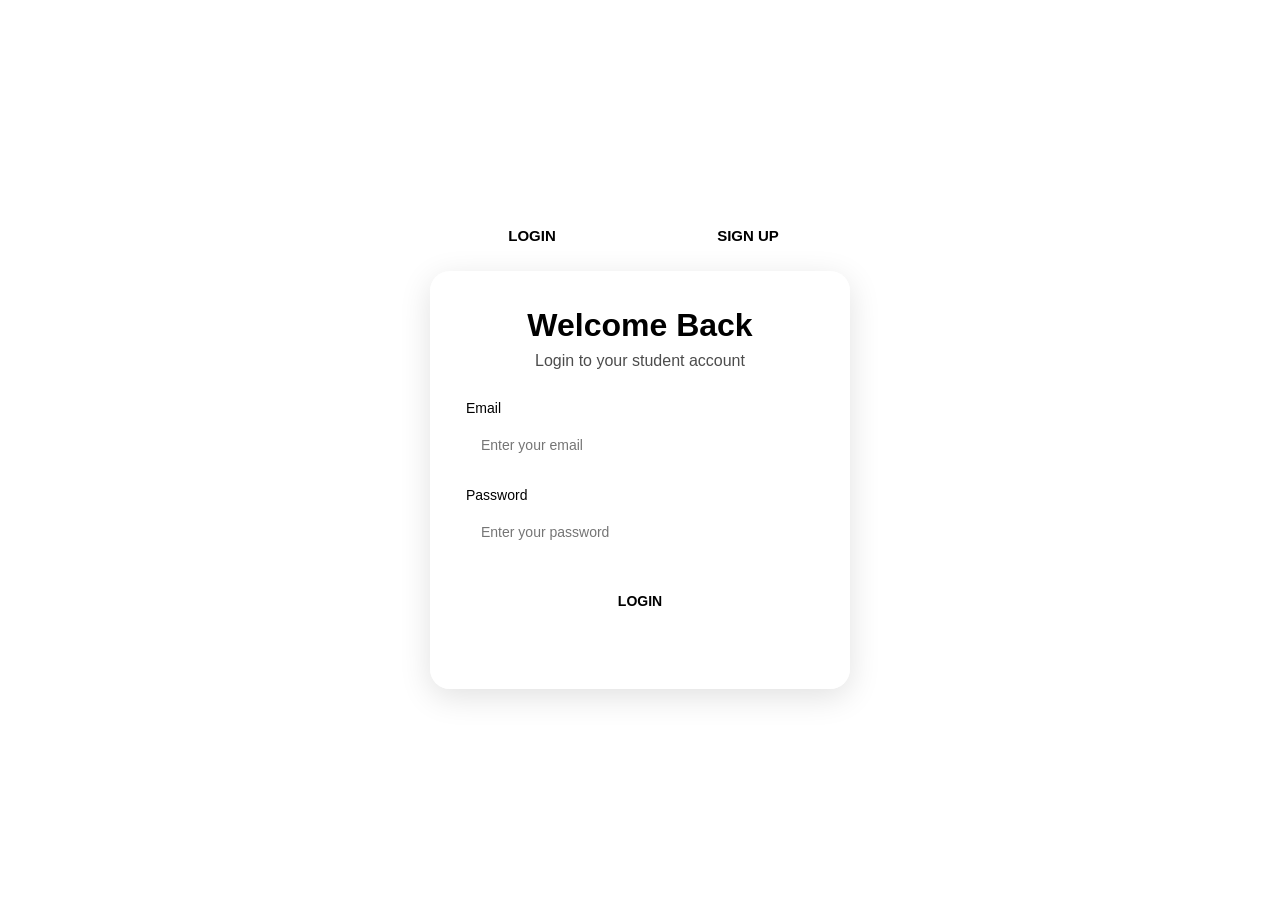
<file: frontend/html/student_login.html>
<!DOCTYPE html>
<html lang="en">

<head>
    <meta charset="UTF-8">
    <meta name="viewport" content="width=device-width, initial-scale=1.0">

    <title>Student Login</title>

    <link rel="stylesheet" href="/frontend/css/slogin.css">
</head>

<body>

    <div class="auth-container">

        <div class="auth-buttons">

            <button
                type="button"
                id="loginTab"
                class="active"
            >
                LOGIN
            </button>

            <button
                type="button"
                id="signupTab"
            >
                SIGN UP
            </button>

        </div>


        <div class="auth-box">

            <!-- LOGIN -->

            <form id="loginForm">

                <h1>Welcome Back</h1>

                <p>
                    Login to your student account
                </p>


                <label for="loginEmail">
                    Email
                </label>

                <input
                    type="email"
                    id="loginEmail"
                    placeholder="Enter your email"
                    required
                >


                <label for="loginPassword">
                    Password
                </label>

                <input
                    type="password"
                    id="loginPassword"
                    placeholder="Enter your password"
                    required
                >


                <button
                    type="submit"
                    class="submit-button"
                >
                    LOGIN
                </button>


                <p id="loginMessage"></p>

            </form>


            <!-- SIGN UP -->

            <form
                id="signupForm"
                hidden
            >

                <h1>Create Account</h1>

                <p>
                    Create your student account
                </p>


                <label for="signupName">
                    Full Name
                </label>

                <input
                    type="text"
                    id="signupName"
                    placeholder="Enter your full name"
                    required
                >


                <label for="signupEmail">
                    Email
                </label>

                <input
                    type="email"
                    id="signupEmail"
                    placeholder="Enter your email"
                    required
                >


                <label for="signupPassword">
                    Password
                </label>

                <input
                    type="password"
                    id="signupPassword"
                    placeholder="Create a password"
                    required
                >


                <label for="confirmPassword">
                    Confirm Password
                </label>

                <input
                    type="password"
                    id="confirmPassword"
                    placeholder="Confirm your password"
                    required
                >


                <button
                    type="submit"
                    class="submit-button"
                >
                    SIGN UP
                </button>


                <p id="signupMessage"></p>

            </form>

        </div>

    </div>


    <script>

        const API_URL = "http://127.0.0.1:5000";


        const loginTab =
            document.getElementById("loginTab");

        const signupTab =
            document.getElementById("signupTab");

        const loginForm =
            document.getElementById("loginForm");

        const signupForm =
            document.getElementById("signupForm");

        const loginMessage =
            document.getElementById("loginMessage");

        const signupMessage =
            document.getElementById("signupMessage");


        // =========================================
        // LOGIN TAB
        // =========================================

        loginTab.addEventListener("click", () => {

            loginTab.classList.add("active");

            signupTab.classList.remove("active");

            loginForm.hidden = false;

            signupForm.hidden = true;

            loginMessage.textContent = "";

            signupMessage.textContent = "";

        });


        // =========================================
        // SIGNUP TAB
        // =========================================

        signupTab.addEventListener("click", () => {

            signupTab.classList.add("active");

            loginTab.classList.remove("active");

            signupForm.hidden = false;

            loginForm.hidden = true;

            loginMessage.textContent = "";

            signupMessage.textContent = "";

        });


        // =========================================
        // LOGIN
        // =========================================

        loginForm.addEventListener("submit", async (event) => {

            event.preventDefault();


            loginMessage.textContent =
                "Logging in...";


            const email =
                document.getElementById("loginEmail").value.trim();


            const password =
                document.getElementById("loginPassword").value;


            try {

                const response = await fetch(
                    `${API_URL}/api/auth/login`,
                    {
                        method: "POST",

                        headers: {
                            "Content-Type": "application/json"
                        },

                        credentials: "include",

                        body: JSON.stringify({
                            email: email,
                            password: password,
                            role: "student"
                        })
                    }
                );


                const data =
                    await response.json();


                if (!response.ok) {

                    loginMessage.textContent =
                        data.message || "Login failed.";

                    return;

                }


                loginMessage.textContent =
                    "Login successful. Redirecting...";


                localStorage.setItem(
                    "alumncomi_user",
                    JSON.stringify(data.user)
                );


                setTimeout(() => {

                    window.location.href =
                        "/student-home";

                }, 300);


            } catch (error) {

                console.error(
                    "Login error:",
                    error
                );


                loginMessage.textContent =
                    "Unable to connect to the server.";

            }

        });


        // =========================================
        // SIGN UP
        // =========================================

        signupForm.addEventListener("submit", async (event) => {

            event.preventDefault();


            signupMessage.textContent =
                "Creating account...";


            const name =
                document.getElementById("signupName").value.trim();


            const email =
                document.getElementById("signupEmail").value.trim();


            const password =
                document.getElementById("signupPassword").value;


            const confirmPassword =
                document.getElementById("confirmPassword").value;


            if (password !== confirmPassword) {

                signupMessage.textContent =
                    "Passwords do not match.";

                return;

            }


            try {

                const response = await fetch(
                    `${API_URL}/api/auth/register`,
                    {
                        method: "POST",

                        headers: {
                            "Content-Type": "application/json"
                        },

                        credentials: "include",

                        body: JSON.stringify({
                            name: name,
                            email: email,
                            password: password,
                            role: "student"
                        })
                    }
                );


                const data =
                    await response.json();


                if (!response.ok) {

                    signupMessage.textContent =
                        data.message ||
                        "Registration failed.";

                    return;

                }


                signupMessage.textContent =
                    "Account created successfully. You can now log in.";


                document.getElementById(
                    "signupName"
                ).value = "";


                document.getElementById(
                    "signupEmail"
                ).value = "";


                document.getElementById(
                    "signupPassword"
                ).value = "";


                document.getElementById(
                    "confirmPassword"
                ).value = "";


                setTimeout(() => {

                    loginTab.click();

                }, 800);


            } catch (error) {

                console.error(
                    "Registration error:",
                    error
                );


                signupMessage.textContent =
                    "Unable to connect to the server.";

            }

        });

    </script>

</body>

</html>
</file>
<file: frontend/css/home.css>
body {
    margin: 0;
    padding: 0;
    font-family: 'Quantico', sans-serif;
    background-color: #fdfcf8;
}

.header {
    display: flex;
    flex-direction: column;
    align-items: center;
    justify-content: center;
    color: #554f14;
    font-size: 2rem;
    margin-top: 200px;
}

.header h1 {
    font-family: 'Quantico', sans-serif;
    font-size: 4rem;
    margin-bottom: 0;
}

.login-container {
    min-height: 100vh;
    display: flex;
    flex-direction: row;
    flex-wrap: nowrap;
    justify-content: center;
    align-items: center;
    gap: 30px;
}

.login-box {
    width: 300px;
    height: 300px;
    flex: 0 0 300px;
    display: flex;
    justify-content: center;
    align-items: center;
    text-decoration: none;
    color: black;
    border: 1px solid rgba(255, 255, 255, 0.6);
    border-radius: 25px;
    background: rgba(255, 255, 255, 0.2);
    backdrop-filter: blur(15px);
    -webkit-backdrop-filter: blur(15px);
    box-shadow: 0 8px 32px rgba(0, 0, 0, 0.1);
    transition: transform 0.3s ease, box-shadow 0.3s ease;
}

.login-box:hover {
    transform: translateY(-10px);
    box-shadow: 0 15px 40px rgba(0, 0, 0, 0.15);
}

body.exit-left {
    animation: exitLeft 0.6s ease forwards;
}
body.exit-up {
    animation: exitUp 0.6s ease forwards;
}
body.exit-right {
    animation: exitRight 0.6s ease forwards;
}

@keyframes exitLeft {
    from {
        transform: translateX(0);
    }
    to {
        transform: translateX(-100%);
    }
}

@keyframes exitUp {
    from {
        transform: translateY(0);
    }
    to {
        transform: translateY(-100%);
    }
}

@keyframes exitRight {
    from {
        transform: translateX(0);
    }
    to {
        transform: translateX(100%);
    }
}

body.back-left {
    animation: backLeft 0.6s ease forwards;
}
body.back-up {
    animation: backUp 0.6s ease forwards;
}
body.back-right {
    animation: backRight 0.6s ease forwards;
}

@keyframes backLeft {
    from {
        transform: translateX(-100%);
    }
    to {
        transform: translateX(0);
    }
}

@keyframes backUp {
    from {
        transform: translateY(-100%);
    }
    to {
        transform: translateY(0);
    }
}

@keyframes backRight {
    from {
        transform: translateX(100%);
    }
    to {
        transform: translateX(0);
    }
}
</file>
<file: frontend/css/hlogin.css>
* {
    box-sizing: border-box;
}

body {
    margin: 0;
    min-height: 100vh;
    font-family: Arial, sans-serif;
    display: flex;
    justify-content: center;
    align-items: center;
    overflow: hidden;
}

.auth-container {
    width: 420px;
}

.auth-buttons {
    display: flex;
    gap: 12px;
    width: 100%;
    margin-bottom: 12px;
}

.auth-buttons button {
    flex: 1;
    padding: 14px;
    border: 1px solid rgba(255, 255, 255, 0.6);
    border-radius: 12px;
    background: rgba(255, 255, 255, 0.2);
    backdrop-filter: blur(15px);
    -webkit-backdrop-filter: blur(15px);
    font-size: 15px;
    font-weight: bold;
    cursor: pointer;
    transition: 0.3s ease;
}

.auth-buttons button:hover {
    background: rgba(255, 255, 255, 0.35);
}

.auth-buttons button.active {
    background: rgba(255, 255, 255, 0.5);
}

.auth-box {
    width: 100%;
    padding: 35px;
    border: 1px solid rgba(255, 255, 255, 0.6);
    border-radius: 20px;
    background: rgba(255, 255, 255, 0.2);
    backdrop-filter: blur(15px);
    -webkit-backdrop-filter: blur(15px);
    box-shadow: 0 8px 32px rgba(0, 0, 0, 0.12);
}

.auth-box h1 {
    margin: 0 0 8px;
    text-align: center;
}

.auth-box p {
    margin: 0 0 30px;
    text-align: center;
    opacity: 0.7;
}

.auth-box label {
    display: block;
    margin-bottom: 7px;
    font-size: 14px;
}

.auth-box input {
    width: 100%;
    padding: 13px 14px;
    margin-bottom: 20px;
    border: 1px solid rgba(255, 255, 255, 0.6);
    border-radius: 10px;
    background: rgba(255, 255, 255, 0.25);
    outline: none;
    font-size: 14px;
}

.auth-box input:focus {
    background: rgba(255, 255, 255, 0.4);
}

.submit-button {
    width: 100%;
    padding: 14px;
    margin-top: 5px;
    border: none;
    border-radius: 10px;
    background: rgba(255, 255, 255, 0.4);
    font-weight: bold;
    font-size: 14px;
    cursor: pointer;
    transition: 0.3s ease;
}

.submit-button:hover {
    transform: translateY(-2px);
    background: rgba(255, 255, 255, 0.6);
}
</file>
<file: frontend/css/hhome.css>
@import url("https://fonts.googleapis.com/css2?family=Quantico:wght@400;700&display=swap");

/* =========================
   Root Variables
========================= */

:root {
    --olive: #554f14;
    --background: #fdfcf8;
    --white: #ffffff;
    --black: #000000;
    --border: #d8d6ca;
    --soft-border: #e7e5dc;
    --shadow: 0 8px 24px rgba(0, 0, 0, 0.05);
}

/* =========================
   Reset
========================= */

* {
    box-sizing: border-box;
}

html {
    scroll-behavior: smooth;
}

body {
    margin: 0;
    min-height: 100vh;
    background: #fdfcf8;
    color: #000000;
    font-family: "Quantico", sans-serif;
}

button,
input,
select {
    font: inherit;
}

button {
    cursor: pointer;
}

button:focus-visible,
input:focus-visible,
select:focus-visible {
    outline: 2px solid #554f14;
    outline-offset: 2px;
}

a {
    color: #000000;
    text-decoration: none;
}

/* =========================
   Top Navigation
========================= */

.top-bar {
    width: 100%;
    min-height: 70px;
    padding: 20px 28px;
    display: flex;
    align-items: center;
    justify-content: space-between;
    gap: 24px;
    border-bottom: 1px solid var(--soft-border);
    background: #fdfcf8;
}

.logo {
    margin: 0;
    color: #554f14;
    font-size: 17px;
    font-weight: 700;
    letter-spacing: 0.5px;
}

.top-links {
    display: flex;
    align-items: center;
    flex-wrap: wrap;
    gap: 14px;
}

.top-links a {
    color: #000000;
    font-size: 12px;
    transition: color 0.2s ease;
}

.top-links a:hover {
    color: #554f14;
}

/* =========================
   Dashboard Layout
========================= */

.dashboard-container {
    width: min(1400px, 88%);
    margin: 0 auto;
    padding: 36px 0 70px;
}

.dashboard-navigation {
    display: flex;
    flex-wrap: wrap;
    gap: 12px;
    margin-bottom: 44px;
    padding-bottom: 16px;
    border-bottom: 1px solid var(--soft-border);
}

.dashboard-option {
    padding: 13px 20px;
    border: 1px solid #000000;
    border-radius: 6px;
    background: transparent;
    color: #000000;
    font-size: 12px;
    font-weight: 700;
    letter-spacing: 0.5px;
    transition:
        background 0.2s ease,
        color 0.2s ease,
        border-color 0.2s ease;
}

.dashboard-option:hover,
.dashboard-option.active {
    border-color: #554f14;
    background: #554f14;
    color: #ffffff;
}

.dashboard-section {
    display: block;
}

.dashboard-section[hidden] {
    display: none;
}

/* =========================
   Typography
========================= */

.eyebrow {
    margin: 0 0 26px;
    color: #000000;
    font-size: 12px;
    letter-spacing: 0.6px;
}

.section-heading {
    margin: 0 0 12px;
    color: #000000;
    font-size: clamp(27px, 3vw, 38px);
    font-weight: 700;
    letter-spacing: 0.5px;
}

.section-description {
    margin: 0 0 28px;
    color: #000000;
    font-size: 13px;
    line-height: 1.8;
}

/* =========================
   Buttons
========================= */

.primary-button,
.secondary-button {
    min-height: 40px;
    padding: 11px 17px;
    border-radius: 6px;
    font-size: 11px;
    font-weight: 700;
    letter-spacing: 0.5px;
    transition:
        background 0.2s ease,
        color 0.2s ease,
        border-color 0.2s ease,
        transform 0.2s ease;
}

.primary-button {
    border: 1px solid #554f14;
    background: #554f14;
    color: #ffffff;
}

.primary-button:hover {
    background: #554f14;
    transform: translateY(-2px);
}

.secondary-button {
    border: 1px solid #000000;
    background: transparent;
    color: #000000;
}

.secondary-button:hover {
    border-color: #554f14;
    background: #554f14;
    color: #ffffff;
}

/* =========================
   Inputs
========================= */

.search-input,
.filter-select {
    width: 100%;
    min-height: 42px;
    padding: 10px 12px;
    border: 1px solid #000000;
    border-radius: 4px;
    outline: none;
    background: #ffffff;
    color: #000000;
    font-size: 12px;
}

.search-input::placeholder {
    color: #555555;
}

.search-input:focus,
.filter-select:focus {
    border-color: #554f14;
    box-shadow: 0 0 0 2px rgba(85, 79, 20, 0.12);
}

/* =========================
   Internship Toolbar
========================= */

.opportunity-toolbar,
.project-toolbar {
    display: grid;
    grid-template-columns: minmax(0, 1fr) 210px 210px;
    gap: 14px;
    margin-bottom: 28px;
}

/* =========================
   Internship Opportunities
========================= */

.opportunity-grid {
    display: grid;
    grid-template-columns: repeat(3, minmax(0, 1fr));
    gap: 22px;
}

.opportunity-card {
    display: flex;
    flex-direction: column;
    min-height: 330px;
    padding: 24px;
    border: 1px solid var(--border);
    border-radius: 9px;
    background: #ffffff;
    box-shadow: var(--shadow);
}

.opportunity-card[style*="display: none"] {
    display: none !important;
}

.opportunity-top,
.project-card-top {
    display: flex;
    align-items: center;
    justify-content: space-between;
    flex-wrap: wrap;
    gap: 10px;
    margin-bottom: 25px;
}

.opportunity-status,
.opportunity-type,
.project-category,
.project-year {
    font-size: 10px;
    letter-spacing: 0.4px;
}

.active-status,
.project-category {
    color: #554f14;
    font-weight: 700;
}

.closed-status {
    color: #000000;
    font-weight: 700;
}

.opportunity-type,
.project-year {
    color: #000000;
}

.opportunity-card h3,
.project-card h3 {
    margin: 0 0 16px;
    color: #000000;
    font-size: 19px;
    line-height: 1.45;
}

.opportunity-description,
.project-description {
    margin: 0 0 22px;
    color: #000000;
    font-size: 11px;
    line-height: 1.8;
}

.opportunity-details {
    display: flex;
    flex-direction: column;
    gap: 10px;
    padding: 16px 0;
    border-top: 1px solid var(--soft-border);
    border-bottom: 1px solid var(--soft-border);
}

.opportunity-details span {
    color: #000000;
    font-size: 10px;
}

.opportunity-footer,
.project-card-footer {
    display: flex;
    align-items: center;
    justify-content: space-between;
    flex-wrap: wrap;
    gap: 14px;
    margin-top: auto;
    padding-top: 22px;
}

.applicant-count,
.project-score {
    color: #000000;
    font-size: 10px;
}

.project-score strong {
    color: #554f14;
}

/* =========================
   Project Discovery
========================= */

.project-grid {
    display: grid;
    grid-template-columns: repeat(3, minmax(0, 1fr));
    gap: 22px;
}

.project-card {
    display: flex;
    flex-direction: column;
    min-height: 325px;
    padding: 24px;
    border: 1px solid var(--border);
    border-radius: 9px;
    background: #ffffff;
    box-shadow: var(--shadow);
}

.project-student {
    margin: -5px 0 18px;
    color: #554f14;
    font-size: 11px;
    font-weight: 700;
}

.skill-tags {
    display: flex;
    flex-wrap: wrap;
    gap: 8px;
    margin-bottom: 20px;
}

.skill-tags span {
    padding: 7px 10px;
    border: 1px solid #000000;
    border-radius: 4px;
    color: #000000;
    font-size: 10px;
}

.project-card-footer {
    border-top: 1px solid var(--soft-border);
}

.view-project-button {
    font-size: 10px;
}

/* =========================
   Modal
========================= */

.detail-modal {
    position: fixed;
    inset: 0;
    z-index: 1000;
    display: flex;
    align-items: center;
    justify-content: center;
    padding: 24px;
    background: rgba(0, 0, 0, 0.55);
}

.detail-modal[hidden] {
    display: none !important;
}

.modal-content {
    position: relative;
    width: min(600px, 100%);
    max-height: 90vh;
    overflow-y: auto;
    padding: 30px;
    border: 1px solid #d8d6ca;
    border-radius: 10px;
    background: #fdfcf8;
    color: #000000;
    box-shadow: 0 18px 50px rgba(0, 0, 0, 0.2);
}

.modal-close {
    position: absolute;
    top: 13px;
    right: 18px;
    border: none;
    background: transparent;
    color: #000000;
    font-size: 25px;
    line-height: 1;
    cursor: pointer;
}

.modal-category {
    margin: 0 0 10px;
    color: #554f14;
    font-size: 10px;
    font-weight: 700;
    letter-spacing: 1px;
}

.modal-content h2 {
    margin: 0 0 17px;
    color: #000000;
    font-size: 24px;
    line-height: 1.4;
}

.modal-content h3 {
    margin: 24px 0 10px;
    color: #000000;
    font-size: 14px;
}

.modal-description,
.modal-content p {
    color: #000000;
    font-size: 12px;
    line-height: 1.8;
}

.modal-project-student {
    margin: -5px 0 18px;
    color: #554f14 !important;
    font-weight: 700;
}

.modal-footer {
    margin-top: 28px;
}

.connect-button {
    width: 100%;
    padding: 14px 20px;
    border: none;
    border-radius: 25%;
    background: #554f14;
    color: #fdfcf8;
    cursor: pointer;
    font-size: 12px;
    font-weight: 700;
    letter-spacing: 0.7px;
    transition:
        background 0.2s ease,
        transform 0.2s ease;
}

.connect-button:hover {
    background: #554f14;
    transform: translateY(-2px);
}

.connect-button.connected {
    background: #000000;
    color: #ffffff;
}

/* =========================
   Applicants
========================= */

.applicants-list {
    display: flex;
    flex-direction: column;
    gap: 16px;
    margin-top: 25px;
}

.applicant-card {
    padding: 20px;
    border: 1px solid var(--border);
    border-radius: 8px;
    background: #ffffff;
}

.applicant-header {
    display: flex;
    align-items: flex-start;
    justify-content: space-between;
    gap: 18px;
    margin-bottom: 16px;
}

.applicant-name-area {
    display: flex;
    align-items: center;
    gap: 13px;
}

.applicant-avatar {
    display: flex;
    align-items: center;
    justify-content: center;
    flex: 0 0 auto;
    width: 45px;
    height: 45px;
    border-radius: 50%;
    background: #554f14;
    color: #ffffff;
    font-size: 12px;
    font-weight: 700;
}

.applicant-name-area h3 {
    margin: 0 0 6px;
    font-size: 15px;
}

.applicant-name-area p {
    margin: 0;
    color: #000000;
    font-size: 10px;
}

.match-percentage {
    color: #554f14;
    font-size: 19px;
    font-weight: 700;
    white-space: nowrap;
}

.match-label {
    display: block;
    margin-top: 3px;
    color: #000000;
    font-size: 9px;
    font-weight: 400;
    text-align: right;
}

.match-bar {
    width: 100%;
    height: 7px;
    margin-bottom: 17px;
    overflow: hidden;
    border-radius: 10px;
    background: #e7e5dc;
}

.match-bar-fill {
    height: 100%;
    border-radius: inherit;
    background: #554f14;
}

.applicant-section-label {
    display: block;
    margin-bottom: 8px;
    color: #554f14;
    font-size: 10px;
    font-weight: 700;
    letter-spacing: 0.4px;
}

.applicant-strengths {
    display: flex;
    flex-wrap: wrap;
    gap: 8px;
    margin-bottom: 17px;
}

.applicant-strengths span {
    padding: 6px 9px;
    border: 1px solid #000000;
    border-radius: 4px;
    color: #000000;
    font-size: 10px;
}

.applicant-actions {
    display: flex;
    flex-wrap: wrap;
    gap: 10px;
}

.applicant-actions button {
    flex: 1;
    min-width: 130px;
}

/* =========================
   Responsive Design
========================= */

@media (max-width: 1150px) {
    .opportunity-grid,
    .project-grid {
        grid-template-columns: repeat(2, minmax(0, 1fr));
    }

    .opportunity-toolbar,
    .project-toolbar {
        grid-template-columns: minmax(0, 1fr) 1fr;
    }

    .opportunity-toolbar .search-input,
    .project-toolbar .search-input {
        grid-column: 1 / -1;
    }
}

@media (max-width: 800px) {
    .top-bar {
        align-items: flex-start;
        flex-direction: column;
        padding: 22px 6%;
    }

    .top-links {
        gap: 14px;
    }

    .opportunity-toolbar,
    .project-toolbar {
        display: flex;
        flex-direction: column;
    }

    .opportunity-grid,
    .project-grid {
        grid-template-columns: 1fr;
    }

    .opportunity-footer,
    .project-card-footer {
        align-items: stretch;
        flex-direction: column;
    }

    .opportunity-footer button,
    .project-card-footer button {
        width: 100%;
    }

    .applicant-header {
        flex-direction: column;
    }

    .match-label {
        text-align: left;
    }
}

@media (max-width: 550px) {
    .dashboard-container {
        width: 90%;
        padding-top: 26px;
    }

    .dashboard-navigation {
        flex-direction: column;
    }

    .dashboard-option {
        width: 100%;
        text-align: left;
    }

    .opportunity-card,
    .project-card,
    .modal-content {
        padding: 20px;
    }

    .detail-modal {
        padding: 12px;
    }

    .applicant-card {
        padding: 16px;
    }

    .applicant-actions {
        flex-direction: column;
    }

    .applicant-actions button {
        width: 100%;
    }
}
</file>
<file: frontend/css/mlogin.css>
* {
    box-sizing: border-box;
}

body {
    margin: 0;
    min-height: 100vh;
    font-family: Arial, sans-serif;
    display: flex;
    justify-content: center;
    align-items: center;
    overflow: hidden;
}

.auth-container {
    width: 420px;
}

.auth-buttons {
    display: flex;
    gap: 12px;
    width: 100%;
    margin-bottom: 12px;
}

.auth-buttons button {
    flex: 1;
    padding: 14px;
    border: 1px solid rgba(255, 255, 255, 0.6);
    border-radius: 12px;
    background: rgba(255, 255, 255, 0.2);
    backdrop-filter: blur(15px);
    -webkit-backdrop-filter: blur(15px);
    font-size: 15px;
    font-weight: bold;
    cursor: pointer;
    transition: 0.3s ease;
}

.auth-buttons button:hover {
    background: rgba(255, 255, 255, 0.35);
}

.auth-buttons button.active {
    background: rgba(255, 255, 255, 0.5);
}

.auth-box {
    width: 100%;
    padding: 35px;
    border: 1px solid rgba(255, 255, 255, 0.6);
    border-radius: 20px;
    background: rgba(255, 255, 255, 0.2);
    backdrop-filter: blur(15px);
    -webkit-backdrop-filter: blur(15px);
    box-shadow: 0 8px 32px rgba(0, 0, 0, 0.12);
}

.auth-box h1 {
    margin: 0 0 8px;
    text-align: center;
}

.auth-box p {
    margin: 0 0 30px;
    text-align: center;
    opacity: 0.7;
}

.auth-box label {
    display: block;
    margin-bottom: 7px;
    font-size: 14px;
}

.auth-box input {
    width: 100%;
    padding: 13px 14px;
    margin-bottom: 20px;
    border: 1px solid rgba(255, 255, 255, 0.6);
    border-radius: 10px;
    background: rgba(255, 255, 255, 0.25);
    outline: none;
    font-size: 14px;
}

.auth-box input:focus {
    background: rgba(255, 255, 255, 0.4);
}

.submit-button {
    width: 100%;
    padding: 14px;
    margin-top: 5px;
    border: none;
    border-radius: 10px;
    background: rgba(255, 255, 255, 0.4);
    font-weight: bold;
    font-size: 14px;
    cursor: pointer;
    transition: 0.3s ease;
}

.submit-button:hover {
    transform: translateY(-2px);
    background: rgba(255, 255, 255, 0.6);
}
</file>
<file: frontend/css/mhome.css>
@import url("https://fonts.googleapis.com/css2?family=Quantico:wght@400;700&display=swap");

/* =========================
   Root Variables
========================= */

:root {
    --olive: #554f14;
    --background: #fdfcf8;
    --white: #ffffff;
    --black: #000000;
    --border: #d8d6ca;
    --soft-border: #e7e5dc;
    --light-background: #faf9f3;
    --shadow: 0 8px 24px rgba(0, 0, 0, 0.05);
}

/* =========================
   Reset
========================= */

* {
    box-sizing: border-box;
}

html {
    scroll-behavior: smooth;
}

body {
    margin: 0;
    min-height: 100vh;
    background: #fdfcf8;
    color: #000000;
    font-family: "Quantico", sans-serif;
}

button,
input,
select,
textarea {
    font: inherit;
}

button {
    cursor: pointer;
}

button:focus-visible,
input:focus-visible,
select:focus-visible {
    outline: 2px solid #554f14;
    outline-offset: 2px;
}

a {
    color: #000000;
    text-decoration: none;
}

/* =========================
   Top Navigation
========================= */

.top-bar {
    width: 100%;
    min-height: 70px;
    padding: 20px 28px;
    display: flex;
    align-items: center;
    justify-content: space-between;
    gap: 24px;
    border-bottom: 1px solid var(--soft-border);
    background: #fdfcf8;
}

.logo {
    margin: 0;
    color: #554f14;
    font-size: 17px;
    font-weight: 700;
    letter-spacing: 0.5px;
}

.top-links {
    display: flex;
    align-items: center;
    flex-wrap: wrap;
    gap: 14px;
}

.top-links a {
    color: #000000;
    font-size: 12px;
    transition: color 0.2s ease;
}

.top-links a:hover {
    color: #554f14;
}

/* =========================
   Dashboard Layout
========================= */

.dashboard-container {
    width: min(1400px, 88%);
    margin: 0 auto;
    padding: 36px 0 70px;
}

.dashboard-navigation {
    display: flex;
    flex-wrap: wrap;
    gap: 12px;
    margin-bottom: 44px;
    padding-bottom: 16px;
    border-bottom: 1px solid var(--soft-border);
}

.dashboard-option {
    padding: 13px 20px;
    border: 1px solid #000000;
    border-radius: 6px;
    background: transparent;
    color: #000000;
    font-size: 12px;
    font-weight: 700;
    letter-spacing: 0.5px;
    transition:
        background 0.2s ease,
        color 0.2s ease,
        border-color 0.2s ease;
}

.dashboard-option:hover,
.dashboard-option.active {
    border-color: #554f14;
    background: #554f14;
    color: #ffffff;
}

.dashboard-section {
    display: block;
}

.dashboard-section[hidden] {
    display: none;
}

/* =========================
   Typography
========================= */

.eyebrow {
    margin: 0 0 26px;
    color: #000000;
    font-size: 12px;
    letter-spacing: 0.6px;
}

.section-heading {
    margin: 0 0 12px;
    color: #000000;
    font-size: clamp(27px, 3vw, 38px);
    font-weight: 700;
    letter-spacing: 0.5px;
}

.section-description {
    margin: 0 0 28px;
    color: #000000;
    font-size: 13px;
    line-height: 1.8;
}

/* =========================
   Buttons
========================= */

.primary-button,
.secondary-button {
    min-height: 40px;
    padding: 11px 17px;
    border-radius: 6px;
    font-size: 11px;
    font-weight: 700;
    letter-spacing: 0.5px;
    transition:
        background 0.2s ease,
        color 0.2s ease,
        border-color 0.2s ease,
        transform 0.2s ease;
}

.primary-button {
    border: 1px solid #554f14;
    background: #554f14;
    color: #ffffff;
}

.primary-button:hover {
    background: #554f14;
    transform: translateY(-2px);
}

.secondary-button {
    border: 1px solid #000000;
    background: transparent;
    color: #000000;
}

.secondary-button:hover {
    border-color: #554f14;
    background: #554f14;
    color: #ffffff;
}

/* =========================
   Inputs
========================= */

.search-input,
.filter-select {
    width: 100%;
    min-height: 42px;
    padding: 10px 12px;
    border: 1px solid #000000;
    border-radius: 4px;
    outline: none;
    background: #ffffff;
    color: #000000;
    font-size: 12px;
}

.search-input::placeholder {
    color: #555555;
}

.search-input:focus,
.filter-select:focus {
    border-color: #554f14;
    box-shadow: 0 0 0 2px rgba(85, 79, 20, 0.12);
}

/* =========================
   Community Toolbar
========================= */

.community-toolbar {
    display: flex;
    align-items: center;
    gap: 14px;
    margin-bottom: 28px;
}

.community-toolbar .search-input {
    flex: 1;
}

.community-toolbar .filter-select {
    width: 190px;
}

/* =========================
   Community Grid
========================= */

.community-grid {
    display: grid;
    grid-template-columns: repeat(3, minmax(0, 1fr));
    gap: 22px;
}

.community-card {
    display: flex;
    flex-direction: column;
    min-height: 285px;
    padding: 24px;
    border: 1px solid var(--border);
    border-radius: 9px;
    background: #ffffff;
    box-shadow: var(--shadow);
}

.community-card-top {
    display: flex;
    align-items: center;
    justify-content: space-between;
    flex-wrap: wrap;
    gap: 10px;
    margin-bottom: 25px;
}

.community-label,
.community-members {
    font-size: 10px;
    letter-spacing: 0.4px;
}

.community-label {
    color: #554f14;
    font-weight: 700;
}

.community-members {
    color: #000000;
}

.community-card h3 {
    margin: 0 0 16px;
    color: #000000;
    font-size: 20px;
    line-height: 1.4;
}

.community-card p {
    margin: 0 0 24px;
    color: #000000;
    font-size: 11px;
    line-height: 1.8;
}

.community-card-bottom {
    display: flex;
    align-items: center;
    justify-content: space-between;
    flex-wrap: wrap;
    gap: 14px;
    margin-top: auto;
}

.community-card-bottom > span {
    color: #000000;
    font-size: 10px;
}

.community-view-button {
    font-size: 10px;
}

/* =========================
   Apprentice Section
========================= */

.apprentice-layout {
    display: grid;
    grid-template-columns: minmax(0, 1.5fr) minmax(260px, 0.7fr);
    gap: 24px;
    align-items: start;
}

.apprentice-profile-card,
.apprentice-summary-card {
    padding: 28px;
    border: 1px solid var(--border);
    border-radius: 9px;
    background: #ffffff;
    box-shadow: var(--shadow);
}

.apprentice-profile-header {
    display: flex;
    align-items: center;
    gap: 18px;
    padding-bottom: 25px;
    border-bottom: 1px solid var(--soft-border);
}

.large-avatar {
    display: flex;
    align-items: center;
    justify-content: center;
    flex: 0 0 auto;
    width: 72px;
    height: 72px;
    border-radius: 50%;
    background: #554f14;
    color: #ffffff;
    font-size: 20px;
    font-weight: 700;
}

.profile-label {
    margin: 0 0 8px;
    color: #554f14;
    font-size: 10px;
    font-weight: 700;
    letter-spacing: 0.8px;
}

.apprentice-profile-header h3 {
    margin: 0 0 8px;
    color: #000000;
    font-size: 23px;
}

.profile-subtitle {
    margin: 0;
    color: #000000;
    font-size: 11px;
}

.profile-information {
    display: grid;
    grid-template-columns: repeat(2, minmax(0, 1fr));
    gap: 22px;
    padding: 25px 0;
}

.information-item {
    display: flex;
    flex-direction: column;
    gap: 9px;
}

.information-label {
    color: #554f14;
    font-size: 10px;
    font-weight: 700;
    letter-spacing: 0.5px;
}

.information-value {
    color: #000000;
    font-size: 11px;
    line-height: 1.7;
}

.status-badge {
    width: fit-content;
    padding: 6px 10px;
    border: 1px solid #554f14;
    border-radius: 4px;
    color: #554f14;
    font-size: 10px;
    font-weight: 700;
}

.apprentice-actions {
    display: flex;
    flex-wrap: wrap;
    gap: 12px;
    padding-top: 22px;
    border-top: 1px solid var(--soft-border);
}

.apprentice-summary-card h3 {
    margin: 0 0 25px;
    color: #000000;
    font-size: 19px;
}

.summary-stat {
    display: flex;
    align-items: center;
    justify-content: space-between;
    gap: 20px;
    padding: 17px 0;
    border-bottom: 1px solid var(--soft-border);
}

.summary-stat span {
    color: #000000;
    font-size: 11px;
}

.summary-stat strong {
    color: #554f14;
    font-size: 14px;
    text-align: right;
}

.summary-note {
    margin-top: 24px;
    padding: 15px;
    border: 1px solid var(--soft-border);
    border-radius: 6px;
    background: #fdfcf8;
    color: #000000;
    font-size: 11px;
    line-height: 1.8;
}

/* =========================
   Requests
========================= */

.requests-list {
    display: flex;
    flex-direction: column;
    gap: 18px;
}

.request-card {
    display: flex;
    align-items: flex-start;
    gap: 20px;
    padding: 24px;
    border: 1px solid var(--border);
    border-radius: 9px;
    background: #ffffff;
    box-shadow: var(--shadow);
}

.request-card.removed {
    display: none;
}

.request-avatar {
    display: flex;
    align-items: center;
    justify-content: center;
    flex: 0 0 auto;
    width: 58px;
    height: 58px;
    border-radius: 50%;
    background: #554f14;
    color: #ffffff;
    font-size: 15px;
    font-weight: 700;
}

.request-content {
    flex: 1;
    min-width: 0;
}

.request-heading {
    display: flex;
    align-items: flex-start;
    justify-content: space-between;
    gap: 18px;
    margin-bottom: 14px;
}

.request-heading h3 {
    margin: 0 0 7px;
    color: #000000;
    font-size: 18px;
}

.request-heading p {
    margin: 0;
    color: #000000;
    font-size: 11px;
}

.request-time {
    flex: 0 0 auto;
    color: #000000;
    font-size: 10px;
}

.request-message {
    margin: 0 0 18px;
    color: #000000;
    font-size: 12px;
    line-height: 1.8;
}

.request-tags {
    display: flex;
    flex-wrap: wrap;
    gap: 8px;
    margin-bottom: 22px;
}

.request-tags span {
    padding: 7px 10px;
    border: 1px solid #000000;
    border-radius: 4px;
    color: #000000;
    font-size: 10px;
}

.request-actions {
    display: flex;
    flex-wrap: wrap;
    gap: 10px;
}

.request-actions .primary-button,
.request-actions .secondary-button {
    min-width: 100px;
}

.request-card.accepted {
    border-color: #554f14;
    background: #fdfcf8;
}

.request-card.accepted .accept-request-button {
    background: #000000;
    border-color: #000000;
}

.request-card.accepted .decline-request-button {
    display: none;
}

/* =========================
   Modals
========================= */

.detail-modal {
    position: fixed;
    inset: 0;
    z-index: 1000;
    display: flex;
    align-items: center;
    justify-content: center;
    padding: 24px;
    background: rgba(0, 0, 0, 0.55);
}

.detail-modal[hidden] {
    display: none !important;
}

.modal-content {
    position: relative;
    width: min(560px, 100%);
    max-height: 90vh;
    overflow-y: auto;
    padding: 30px;
    border: 1px solid #d8d6ca;
    border-radius: 10px;
    background: #fdfcf8;
    color: #000000;
    box-shadow: 0 18px 50px rgba(0, 0, 0, 0.2);
}

.modal-close {
    position: absolute;
    top: 13px;
    right: 18px;
    border: none;
    background: transparent;
    color: #000000;
    font-size: 25px;
    line-height: 1;
    cursor: pointer;
}

.modal-category {
    margin: 0 0 10px;
    color: #554f14;
    font-size: 10px;
    font-weight: 700;
    letter-spacing: 1px;
    text-transform: uppercase;
}

.modal-content h2 {
    margin: 0 0 17px;
    color: #000000;
    font-size: 24px;
    line-height: 1.4;
}

.modal-content h3 {
    margin: 22px 0 8px;
    color: #000000;
    font-size: 14px;
}

.modal-content p {
    margin: 0;
    color: #000000;
    font-size: 12px;
    line-height: 1.8;
}

.modal-list {
    margin: 0 0 22px;
    padding-left: 20px;
    color: #000000;
    font-size: 12px;
    line-height: 1.9;
}

.modal-list li::marker {
    color: #554f14;
}

.modal-footer {
    margin-top: 26px;
}

.connect-button {
    width: 100%;
    padding: 14px 20px;
    border: none;
    border-radius: 25%;
    background: #554f14;
    color: #fdfcf8;
    cursor: pointer;
    font-size: 12px;
    font-weight: 700;
    letter-spacing: 0.7px;
    transition:
        background 0.2s ease,
        transform 0.2s ease;
}

.connect-button:hover {
    background: #554f14;
    transform: translateY(-2px);
}

.connect-button.connected {
    background: #000000;
    color: #ffffff;
}

/* =========================
   Responsive Design
========================= */

@media (max-width: 1150px) {
    .community-grid {
        grid-template-columns: repeat(2, minmax(0, 1fr));
    }

    .apprentice-layout {
        grid-template-columns: 1fr;
    }
}

@media (max-width: 800px) {
    .top-bar {
        align-items: flex-start;
        flex-direction: column;
        padding: 22px 6%;
    }

    .top-links {
        gap: 14px;
    }

    .community-toolbar {
        align-items: stretch;
        flex-direction: column;
    }

    .community-toolbar .filter-select {
        width: 100%;
    }

    .profile-information {
        grid-template-columns: 1fr;
    }

    .request-card {
        align-items: flex-start;
        flex-direction: column;
    }

    .request-heading {
        flex-direction: column;
        gap: 8px;
    }

    .request-time {
        order: -1;
    }
}

@media (max-width: 550px) {
    .dashboard-container {
        width: 90%;
        padding-top: 26px;
    }

    .dashboard-navigation {
        flex-direction: column;
    }

    .dashboard-option {
        width: 100%;
        text-align: left;
    }

    .community-grid {
        grid-template-columns: 1fr;
    }

    .community-card,
    .apprentice-profile-card,
    .apprentice-summary-card,
    .request-card,
    .modal-content {
        padding: 20px;
    }

    .community-card-bottom {
        align-items: stretch;
        flex-direction: column;
    }

    .community-view-button {
        width: 100%;
    }

    .apprentice-profile-header {
        align-items: flex-start;
        flex-direction: column;
    }

    .apprentice-actions {
        flex-direction: column;
    }

    .apprentice-actions button {
        width: 100%;
    }

    .request-actions {
        flex-direction: column;
    }

    .request-actions button {
        width: 100%;
    }

    .section-heading {
        font-size: 26px;
    }

    .detail-modal {
        padding: 12px;
    }
}
</file>
<file: frontend/css/shome.css>
@import url("https://fonts.googleapis.com/css2?family=Quantico:wght@400;700&display=swap");

/* =========================
   Root Variables
========================= */

:root {
    --olive: #554f14;
    --background: #fdfcf8;
    --white: #ffffff;
    --black: #000000;
    --border: #d8d6ca;
    --soft-border: #e7e5dc;
    --light-section: #faf9f3;
    --shadow: 0 8px 24px rgba(0, 0, 0, 0.05);
}

/* =========================
   Reset
========================= */

* {
    box-sizing: border-box;
}

html {
    scroll-behavior: smooth;
}

body {
    margin: 0;
    min-height: 100vh;
    background: #fdfcf8;
    color: #000000;
    font-family: "Quantico", sans-serif;
}

body.modal-open {
    overflow: hidden;
}

button,
input,
select,
textarea {
    font: inherit;
}

button {
    cursor: pointer;
}

button:focus-visible,
input:focus-visible,
select:focus-visible {
    outline: 2px solid #554f14;
    outline-offset: 2px;
}

a {
    color: #000000;
    text-decoration: none;
}

/* =========================
   Top Navigation
========================= */

.top-bar {
    width: 100%;
    min-height: 70px;
    padding: 20px 28px;
    display: flex;
    align-items: center;
    justify-content: space-between;
    gap: 24px;
    border-bottom: 1px solid var(--soft-border);
    background: #fdfcf8;
}

.logo {
    margin: 0;
    color: #554f14;
    font-size: 17px;
    font-weight: 700;
    letter-spacing: 0.5px;
}

.top-links {
    display: flex;
    align-items: center;
    flex-wrap: wrap;
    gap: 8px;
}

.top-links a {
    color: #000000;
    font-size: 12px;
    transition: color 0.2s ease;
}

.top-links a:hover {
    color: #554f14;
}

/* =========================
   Dashboard Container
========================= */

.dashboard-container {
    width: min(1400px, 88%);
    margin: 0 auto;
    padding: 36px 0 70px;
}

.dashboard-navigation {
    display: flex;
    flex-wrap: wrap;
    gap: 12px;
    margin-bottom: 44px;
    padding-bottom: 16px;
    border-bottom: 1px solid var(--soft-border);
}

.dashboard-option {
    padding: 13px 20px;
    border: 1px solid #000000;
    border-radius: 6px;
    background: transparent;
    color: #000000;
    font-size: 12px;
    font-weight: 700;
    letter-spacing: 0.5px;
    transition:
        background 0.2s ease,
        color 0.2s ease,
        border-color 0.2s ease;
}

.dashboard-option:hover,
.dashboard-option.active {
    border-color: #554f14;
    background: #554f14;
    color: #ffffff;
}

.dashboard-section {
    display: block;
}

.dashboard-section[hidden] {
    display: none;
}

/* =========================
   Typography
========================= */

.eyebrow {
    margin: 0 0 26px;
    color: #000000;
    font-size: 12px;
    letter-spacing: 0.6px;
}

.section-heading {
    margin: 0 0 12px;
    color: #000000;
    font-size: clamp(27px, 3vw, 38px);
    font-weight: 700;
    letter-spacing: 0.5px;
}

.section-description {
    margin: 0 0 28px;
    color: #000000;
    font-size: 13px;
    line-height: 1.8;
}

/* =========================
   Buttons
========================= */

.primary-button,
.secondary-button {
    min-height: 40px;
    padding: 11px 17px;
    border-radius: 6px;
    font-size: 11px;
    font-weight: 700;
    letter-spacing: 0.5px;
    transition:
        background 0.2s ease,
        color 0.2s ease,
        border-color 0.2s ease,
        transform 0.2s ease;
}

.primary-button {
    border: 1px solid #554f14;
    background: #554f14;
    color: #ffffff;
}

.primary-button:hover {
    background: #554f14;
    transform: translateY(-2px);
}

.secondary-button {
    border: 1px solid #000000;
    background: transparent;
    color: #000000;
}

.secondary-button:hover {
    border-color: #554f14;
    background: #554f14;
    color: #ffffff;
}

/* =========================
   Inputs and Selects
========================= */

.search-input,
.filter-select,
.text-input {
    width: 100%;
    min-height: 40px;
    padding: 10px 12px;
    border: 1px solid #000000;
    border-radius: 4px;
    outline: none;
    background: #ffffff;
    color: #000000;
    font-size: 12px;
}

.search-input::placeholder,
.text-input::placeholder {
    color: #555555;
}

.search-input:focus,
.filter-select:focus,
.text-input:focus {
    border-color: #554f14;
    box-shadow: 0 0 0 2px rgba(85, 79, 20, 0.12);
}

/* =========================
   Internship Portal
========================= */

.internship-toolbar {
    display: flex;
    align-items: center;
    gap: 14px;
    margin-bottom: 28px;
}

.internship-toolbar .search-input {
    flex: 1;
}

.internship-toolbar .filter-select {
    width: 170px;
}

.internship-grid {
    display: grid;
    grid-template-columns: repeat(3, minmax(0, 1fr));
    gap: 22px;
}

.internship-card {
    display: flex;
    flex-direction: column;
    min-height: 300px;
    padding: 24px;
    border: 1px solid var(--border);
    border-radius: 9px;
    background: #ffffff;
    box-shadow: var(--shadow);
}

.internship-card.applied {
    border-color: #554f14;
}

.internship-type {
    margin: 0 0 26px;
    color: #000000;
    font-size: 12px;
    letter-spacing: 0.4px;
}

.internship-card h3 {
    margin: 0 0 24px;
    color: #000000;
    font-size: 21px;
    line-height: 1.4;
}

.internship-company {
    margin: 0 0 18px;
    color: #000000;
    font-size: 12px;
    font-weight: 700;
}

.internship-location {
    margin: 0 0 10px;
    color: #000000;
    font-size: 13px;
}

.internship-description {
    margin: 0 0 22px;
    color: #000000;
    font-size: 11px;
    line-height: 1.8;
}

.internship-meta {
    display: flex;
    flex-wrap: wrap;
    gap: 8px;
    margin-top: auto;
    margin-bottom: 18px;
}

.internship-meta span {
    padding: 7px 10px;
    border: 1px solid #000000;
    border-radius: 4px;
    color: #000000;
    font-size: 10px;
}

.apply-button {
    width: fit-content;
    min-width: 70px;
}

/* =========================
   Student Help
========================= */

.help-split-layout {
    display: grid;
    grid-template-columns: minmax(0, 1.15fr) minmax(0, 0.85fr);
    gap: 24px;
    align-items: start;
}

.help-panel {
    min-width: 0;
    padding: 24px;
    border: 1px solid var(--border);
    border-radius: 9px;
    background: #ffffff;
    box-shadow: var(--shadow);
}

.panel-heading {
    display: flex;
    align-items: flex-start;
    justify-content: space-between;
    gap: 18px;
    margin-bottom: 25px;
}

.panel-heading h3 {
    margin: 0 0 9px;
    color: #000000;
    font-size: 20px;
}

.panel-heading p {
    margin: 0;
    color: #000000;
    font-size: 11px;
    line-height: 1.7;
}

/* =========================
   Community
========================= */

.community-layout {
    display: grid;
    grid-template-columns: 180px minmax(0, 1fr);
    gap: 22px;
}

.community-sidebar {
    display: flex;
    flex-direction: column;
    gap: 8px;
}

.community-link {
    width: 100%;
    padding: 12px;
    border: 1px solid var(--soft-border);
    border-radius: 5px;
    background: #fdfcf8;
    color: #000000;
    text-align: left;
    font-size: 11px;
    line-height: 1.4;
    transition:
        background 0.2s ease,
        color 0.2s ease,
        border-color 0.2s ease;
}

.community-link:hover,
.community-link.active {
    border-color: #554f14;
    background: #554f14;
    color: #ffffff;
}

.community-feed {
    display: flex;
    flex-direction: column;
    gap: 14px;
}

.discussion-card {
    padding: 18px;
    border: 1px solid var(--soft-border);
    border-radius: 7px;
    background: #fdfcf8;
}

.discussion-card h4 {
    margin: 0 0 10px;
    color: #000000;
    font-size: 14px;
    line-height: 1.5;
}

.discussion-card p {
    margin: 0 0 14px;
    color: #000000;
    font-size: 11px;
    line-height: 1.7;
}

.discussion-meta {
    display: flex;
    flex-wrap: wrap;
    gap: 14px;
    color: #000000;
    font-size: 10px;
}

/* =========================
   Mentors
========================= */

.mentor-filters {
    display: flex;
    gap: 10px;
    margin-bottom: 20px;
}

.mentor-filters .search-input {
    flex: 1;
}

.mentor-filters .filter-select {
    width: 150px;
}

.mentor-grid {
    display: grid;
    grid-template-columns: repeat(2, minmax(0, 1fr));
    gap: 16px;
}

.mentor-card {
    display: flex;
    flex-direction: column;
    min-width: 0;
    padding: 18px;
    border: 1px solid var(--soft-border);
    border-radius: 7px;
    background: #fdfcf8;
}

.mentor-avatar {
    display: flex;
    align-items: center;
    justify-content: center;
    width: 48px;
    height: 48px;
    margin-bottom: 14px;
    border-radius: 50%;
    background: #554f14;
    color: #ffffff;
    font-size: 14px;
    font-weight: 700;
}

.mentor-card h4 {
    margin: 0 0 7px;
    color: #000000;
    font-size: 14px;
}

.mentor-role {
    margin: 0 0 12px;
    color: #000000;
    font-size: 10px;
    line-height: 1.5;
}

.mentor-skills {
    margin: 0 0 18px;
    color: #000000;
    font-size: 10px;
    line-height: 1.7;
}

.mentor-button {
    width: 100%;
    margin-top: auto;
}

/* =========================
   Skill Rating
========================= */

.skill-rating-layout {
    display: grid;
    grid-template-columns: repeat(2, minmax(0, 1fr));
    gap: 24px;
}

.skill-panel {
    padding: 26px;
    border: 1px solid var(--border);
    border-radius: 9px;
    background: #ffffff;
    box-shadow: var(--shadow);
}

.skill-panel h3 {
    margin: 0 0 12px;
    color: #000000;
    font-size: 19px;
}

.skill-panel > p {
    margin: 0 0 22px;
    color: #000000;
    font-size: 12px;
    line-height: 1.8;
}

.file-upload-box {
    display: flex;
    flex-direction: column;
    align-items: center;
    justify-content: center;
    min-height: 175px;
    padding: 24px;
    border: 2px dashed #000000;
    border-radius: 8px;
    background: #fdfcf8;
    color: #000000;
    text-align: center;
    cursor: pointer;
    transition:
        border-color 0.2s ease,
        background 0.2s ease;
}

.file-upload-box:hover {
    border-color: #554f14;
    background: #f5f3e8;
}

.file-upload-box strong {
    margin-bottom: 10px;
    font-size: 12px;
}

.file-upload-box span {
    font-size: 10px;
    line-height: 1.6;
}

.file-upload-input {
    display: none;
}

.selected-file-name {
    min-height: 18px;
    margin: 14px 0;
    color: #000000;
    font-size: 11px;
    word-break: break-word;
}

.github-form {
    display: flex;
    flex-direction: column;
    gap: 12px;
}

.github-form label {
    color: #000000;
    font-size: 11px;
    font-weight: 700;
}

.github-help-text {
    margin: 0 !important;
    color: #000000;
    font-size: 10px !important;
    line-height: 1.6 !important;
}

.validation-message {
    min-height: 18px;
    margin: 0;
    font-size: 11px;
    line-height: 1.5;
}

.validation-message.valid {
    color: #554f14;
}

.validation-message.invalid {
    color: #000000;
}

.skill-submission-status {
    margin-top: 24px;
    padding: 15px;
    border: 1px solid #554f14;
    border-radius: 6px;
    background: #f5f3e8;
    color: #000000;
    font-size: 12px;
    line-height: 1.7;
}

/* =========================
   Modals
========================= */

.detail-modal {
    position: fixed;
    inset: 0;
    z-index: 1000;
    display: flex;
    align-items: center;
    justify-content: center;
    padding: 24px;
    background: rgba(0, 0, 0, 0.55);
}

.detail-modal[hidden] {
    display: none !important;
}

.modal-content {
    position: relative;
    width: min(560px, 100%);
    max-height: 90vh;
    overflow-y: auto;
    padding: 30px;
    border: 1px solid #d8d6ca;
    border-radius: 10px;
    background: #fdfcf8;
    color: #000000;
    box-shadow: 0 18px 50px rgba(0, 0, 0, 0.2);
}

.modal-close {
    position: absolute;
    top: 13px;
    right: 18px;
    border: none;
    background: transparent;
    color: #000000;
    font-size: 25px;
    line-height: 1;
    cursor: pointer;
}

.modal-category {
    margin: 0 0 10px;
    color: #554f14;
    font-size: 10px;
    font-weight: 700;
    letter-spacing: 1px;
    text-transform: uppercase;
}

.modal-content h2 {
    margin: 0 0 17px;
    color: #000000;
    font-size: 24px;
    line-height: 1.4;
}

.modal-content h3 {
    margin: 22px 0 8px;
    color: #000000;
    font-size: 14px;
}

.modal-content p {
    margin: 0;
    color: #000000;
    font-size: 12px;
    line-height: 1.8;
}

.modal-list {
    margin: 0 0 22px;
    padding-left: 20px;
    color: #000000;
    font-size: 12px;
    line-height: 1.9;
}

.modal-list li::marker {
    color: #554f14;
}

.modal-footer {
    margin-top: 26px;
}

.connect-button {
    width: 100%;
    padding: 14px 20px;
    border: none;
    border-radius: 25%;
    background: #554f14;
    color: #fdfcf8;
    cursor: pointer;
    font-size: 12px;
    font-weight: 700;
    letter-spacing: 0.7px;
    transition:
        background 0.2s ease,
        transform 0.2s ease;
}

.connect-button:hover {
    background: #554f14;
    transform: translateY(-2px);
}

.connect-button.connected {
    background: #000000;
    color: #ffffff;
}

/* =========================
   Responsive Design
========================= */

@media (max-width: 1150px) {
    .internship-grid {
        grid-template-columns: repeat(2, minmax(0, 1fr));
    }

    .help-split-layout {
        grid-template-columns: 1fr;
    }

    .mentor-grid {
        grid-template-columns: repeat(3, minmax(0, 1fr));
    }
}

@media (max-width: 800px) {
    .top-bar {
        align-items: flex-start;
        flex-direction: column;
        padding: 22px 6%;
    }

    .top-links {
        gap: 14px;
    }

    .internship-toolbar {
        align-items: stretch;
        flex-direction: column;
    }

    .internship-toolbar .filter-select {
        width: 100%;
    }

    .community-layout {
        grid-template-columns: 1fr;
    }

    .community-sidebar {
        display: grid;
        grid-template-columns: repeat(2, minmax(0, 1fr));
    }

    .mentor-filters {
        flex-direction: column;
    }

    .mentor-filters .filter-select {
        width: 100%;
    }

    .mentor-grid {
        grid-template-columns: repeat(2, minmax(0, 1fr));
    }

    .skill-rating-layout {
        grid-template-columns: 1fr;
    }
}

@media (max-width: 550px) {
    .dashboard-container {
        width: 90%;
        padding-top: 26px;
    }

    .dashboard-navigation {
        flex-direction: column;
    }

    .dashboard-option {
        width: 100%;
        text-align: left;
    }

    .internship-grid,
    .mentor-grid,
    .community-sidebar {
        grid-template-columns: 1fr;
    }

    .help-panel,
    .skill-panel,
    .modal-content {
        padding: 20px;
    }

    .panel-heading {
        flex-direction: column;
    }

    .panel-heading .primary-button {
        width: 100%;
    }

    .section-heading {
        font-size: 26px;
    }

    .detail-modal {
        padding: 12px;
    }
}
</file>
<file: frontend/css/slogin.css>
@keyframes studentEnter {
    from {
        transform: translateX(-100%);
    }
    to {
        transform: translateX(0);
    }
}

* {
    box-sizing: border-box;
}

body {
    margin: 0;
    min-height: 100vh;
    font-family: Arial, sans-serif;
    display: flex;
    justify-content: center;
    align-items: center;
    overflow: hidden;
}

.auth-container {
    width: 420px;
}

.auth-buttons {
    display: flex;
    gap: 12px;
    width: 100%;
    margin-bottom: 12px;
}

.auth-buttons button {
    flex: 1;
    padding: 14px;
    border: 1px solid rgba(255, 255, 255, 0.6);
    border-radius: 12px;
    background: rgba(255, 255, 255, 0.2);
    backdrop-filter: blur(15px);
    -webkit-backdrop-filter: blur(15px);
    font-size: 15px;
    font-weight: bold;
    cursor: pointer;
    transition: 0.3s ease;
}

.auth-buttons button:hover {
    background: rgba(255, 255, 255, 0.35);
}

.auth-buttons button.active {
    background: rgba(255, 255, 255, 0.5);
}

.auth-box {
    width: 100%;
    padding: 35px;
    border: 1px solid rgba(255, 255, 255, 0.6);
    border-radius: 20px;
    background: rgba(255, 255, 255, 0.2);
    backdrop-filter: blur(15px);
    -webkit-backdrop-filter: blur(15px);
    box-shadow: 0 8px 32px rgba(0, 0, 0, 0.12);
}

.auth-box h1 {
    margin: 0 0 8px;
    text-align: center;
}

.auth-box p {
    margin: 0 0 30px;
    text-align: center;
    opacity: 0.7;
}

.auth-box label {
    display: block;
    margin-bottom: 7px;
    font-size: 14px;
}

.auth-box input {
    width: 100%;
    padding: 13px 14px;
    margin-bottom: 20px;
    border: 1px solid rgba(255, 255, 255, 0.6);
    border-radius: 10px;
    background: rgba(255, 255, 255, 0.25);
    outline: none;
    font-size: 14px;
}

.auth-box input:focus {
    background: rgba(255, 255, 255, 0.4);
}

.submit-button {
    width: 100%;
    padding: 14px;
    margin-top: 5px;
    border: none;
    border-radius: 10px;
    background: rgba(255, 255, 255, 0.4);
    font-weight: bold;
    font-size: 14px;
    cursor: pointer;
    transition: 0.3s ease;
}

.submit-button:hover {
    transform: translateY(-2px);
    background: rgba(255, 255, 255, 0.6);
}
</file>
